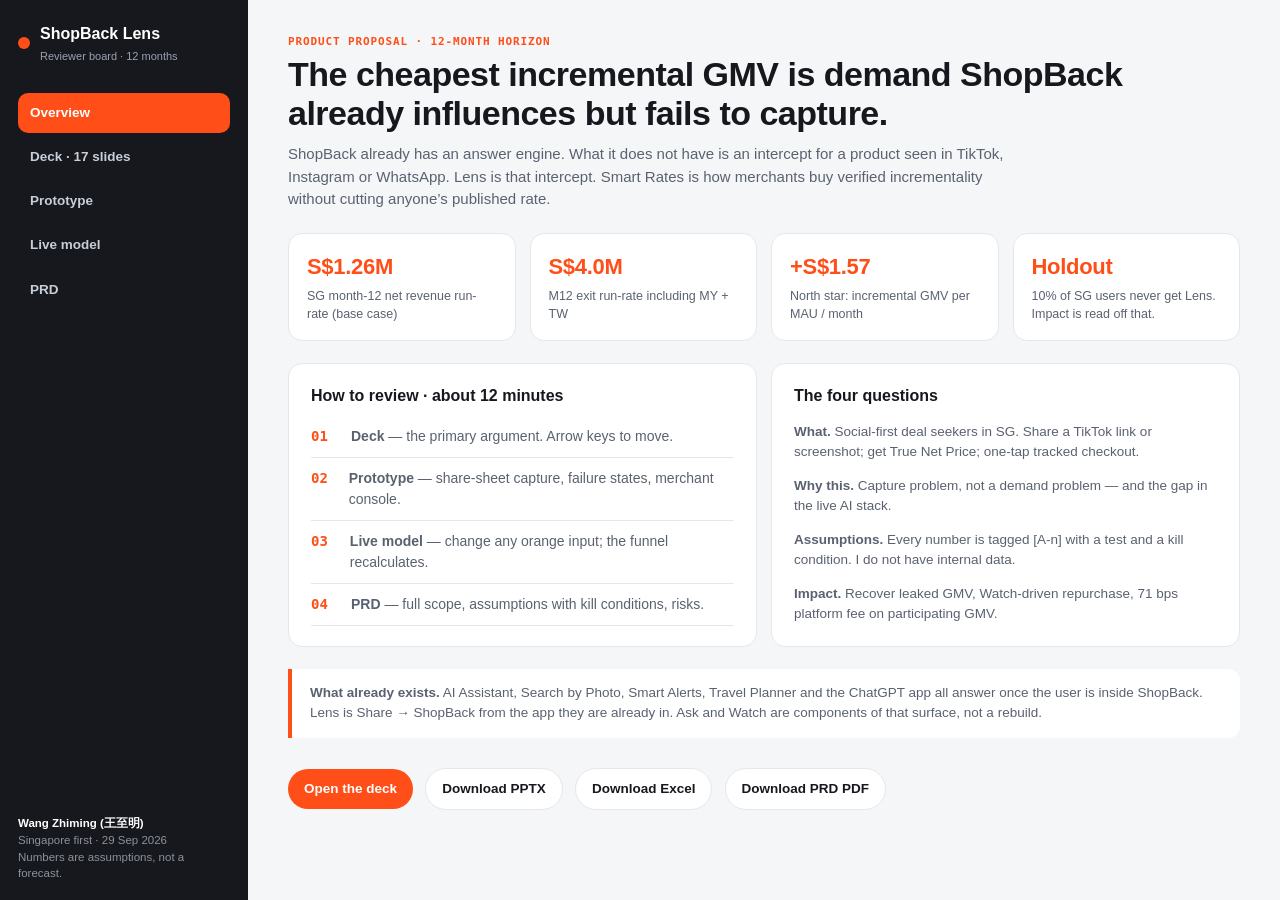
<file: index.html>
<!doctype html>
<html lang="en">
<head>
  <meta charset="utf-8">
  <meta name="viewport" content="width=device-width,initial-scale=1">
  <title>ShopBack Lens — reviewer board</title>
  <meta name="description" content="12-month product proposal for ShopBack. Review the deck, prototype, impact model and PRD in one place.">
  <link rel="icon" href="data:image/svg+xml,<svg xmlns='http://www.w3.org/2000/svg' viewBox='0 0 64 64'><rect fill='%23FF4E17' width='64' height='64' rx='14'/></svg>">
  <link rel="stylesheet" href="styles.css">
</head>
<body>
  <aside class="rail">
    <div class="brand">
      <span class="dot"></span>
      <div>ShopBack Lens<br><small>Reviewer board · 12 months</small></div>
    </div>
    <nav class="nav">
      <a href="#overview" data-page="overview" class="active">Overview</a>
      <a href="#deck" data-page="deck">Deck · 17 slides</a>
      <a href="#prototype" data-page="prototype">Prototype</a>
      <a href="#model" data-page="model">Live model</a>
      <a href="#prd" data-page="prd">PRD</a>
    </nav>
    <div class="rail-foot">
      <b>Wang Zhiming (王至明)</b><br>
      Singapore first · 29 Sep 2026<br>
      Numbers are assumptions, not a forecast.
    </div>
  </aside>

  <main class="main">
    <section id="overview" class="page on">
      <div class="kicker">Product proposal · 12-month horizon</div>
      <h1>The cheapest incremental GMV is demand ShopBack already influences but fails to capture.</h1>
      <p class="lede">ShopBack already has an answer engine. What it does not have is an intercept for a product seen in TikTok, Instagram or WhatsApp. Lens is that intercept. Smart Rates is how merchants buy verified incrementality without cutting anyone’s published rate.</p>
      <div class="row" style="margin-bottom:22px">
        <div class="stat"><b>S$1.26M</b><span>SG month-12 net revenue run-rate (base case)</span></div>
        <div class="stat"><b>S$4.0M</b><span>M12 exit run-rate including MY + TW</span></div>
        <div class="stat"><b>+S$1.57</b><span>North star: incremental GMV per MAU / month</span></div>
        <div class="stat"><b>Holdout</b><span>10% of SG users never get Lens. Impact is read off that.</span></div>
      </div>
      <div class="grid-2" style="margin-bottom:22px">
        <div class="card">
          <h3>How to review · about 12 minutes</h3>
          <ol class="path">
            <li><span class="n">01</span><span><b>Deck</b> — the primary argument. Arrow keys to move.</span></li>
            <li><span class="n">02</span><span><b>Prototype</b> — share-sheet capture, failure states, merchant console.</span></li>
            <li><span class="n">03</span><span><b>Live model</b> — change any orange input; the funnel recalculates.</span></li>
            <li><span class="n">04</span><span><b>PRD</b> — full scope, assumptions with kill conditions, risks.</span></li>
          </ol>
        </div>
        <div class="card">
          <h3>The four questions</h3>
          <p><b>What.</b> Social-first deal seekers in SG. Share a TikTok link or screenshot; get True Net Price; one-tap tracked checkout.</p>
          <p><b>Why this.</b> Capture problem, not a demand problem — and the gap in the live AI stack.</p>
          <p><b>Assumptions.</b> Every number is tagged [A-n] with a test and a kill condition. I do not have internal data.</p>
          <p style="margin-bottom:0"><b>Impact.</b> Recover leaked GMV, Watch-driven repurchase, 71 bps platform fee on participating GMV.</p>
        </div>
      </div>
      <div class="note" style="margin-bottom:22px">
        <b>What already exists.</b> AI Assistant, Search by Photo, Smart Alerts, Travel Planner and the ChatGPT app all answer once the user is inside ShopBack. Lens is Share → ShopBack from the app they are already in. Ask and Watch are components of that surface, not a rebuild.
      </div>
      <div class="downloads">
        <a class="btn" href="#deck">Open the deck</a>
        <a class="btn ghost" href="files/02_ShopBack_Lens_Deck.pptx">Download PPTX</a>
        <a class="btn ghost" href="files/03_Impact_Model.xlsx">Download Excel</a>
        <a class="btn ghost" href="files/01_PRD_ShopBack_Lens.pdf">Download PRD PDF</a>
      </div>
    </section>

    <section id="deck" class="page deck-wrap">
      <div class="kicker">Primary submission</div>
      <h1 style="font-size:26px">17-slide deck</h1>
      <p class="lede">Use ← → or the buttons. This is the same argument as the PPTX, rebuilt for the browser so you do not have to download anything.</p>
      <div class="stage-wrap">
        <div id="stage" class="stage dark"></div>
        <div class="deck-bar">
          <button type="button" id="prev">← Prev</button>
          <button type="button" id="next">Next →</button>
          <span id="counter">01 / 17</span>
          <span id="slide-title"></span>
          <div class="dots" id="dots"></div>
        </div>
      </div>
    </section>

    <section id="prototype" class="page" style="max-width:none">
      <div class="kicker">Working file</div>
      <h1 style="font-size:26px">Clickable prototype · 12 frames</h1>
      <p class="lede">Click a frame, then use arrow keys inside the prototype. Happy path, low-confidence, “already the best price”, Watch alert, and the merchant console are all here.</p>
      <div class="proto-frame">
        <iframe src="prototype.html" title="ShopBack Lens prototype"></iframe>
      </div>
    </section>

    <section id="model" class="page">
      <div class="kicker">Impact model · live</div>
      <h1 style="font-size:26px">Change an assumption. Watch the business case move.</h1>
      <p class="lede">Orange cells are inputs. Everything else is arithmetic. This is the same model as the spreadsheet — including retention lift, so totals match the deck at S$1.26M base.</p>
      <div class="grid-2">
        <div class="card">
          <h3>Assumptions</h3>
          <div class="grid-2" id="inputs"></div>
          <p style="margin:14px 0 0;font-size:12.5px">Kill conditions live in the PRD. A-1 below 30%, A-4 below 55%, or A-8 below 25% stops the project.</p>
        </div>
        <div class="card">
          <h3>Singapore, month-12 run-rate</h3>
          <ul class="funnel" id="funnel"></ul>
          <div style="margin-top:16px" class="grid-2">
            <div><div class="big" id="rev"></div><span>Combined SG net revenue</span></div>
            <div><div class="big" id="exit"></div><span>M12 exit incl. MY+TW</span></div>
          </div>
          <p style="margin:12px 0 0;font-size:12.5px" id="year1"></p>
        </div>
      </div>
      <div class="grid-3" style="margin-top:14px" id="scenarios"></div>
    </section>

    <section id="prd" class="page">
      <div class="kicker">Appendix</div>
      <h1 style="font-size:26px">PRD</h1>
      <p class="lede">Full argument, scope, economics, assumptions with kill conditions, roadmap and risks. Also available as a PDF download.</p>
      <article class="prd" id="prd-body"></article>
    </section>
  </main>
  <script src="slides.js"></script>
  <script src="prd.js"></script>
  <script src="app.js"></script>
</body>
</html>
</file>
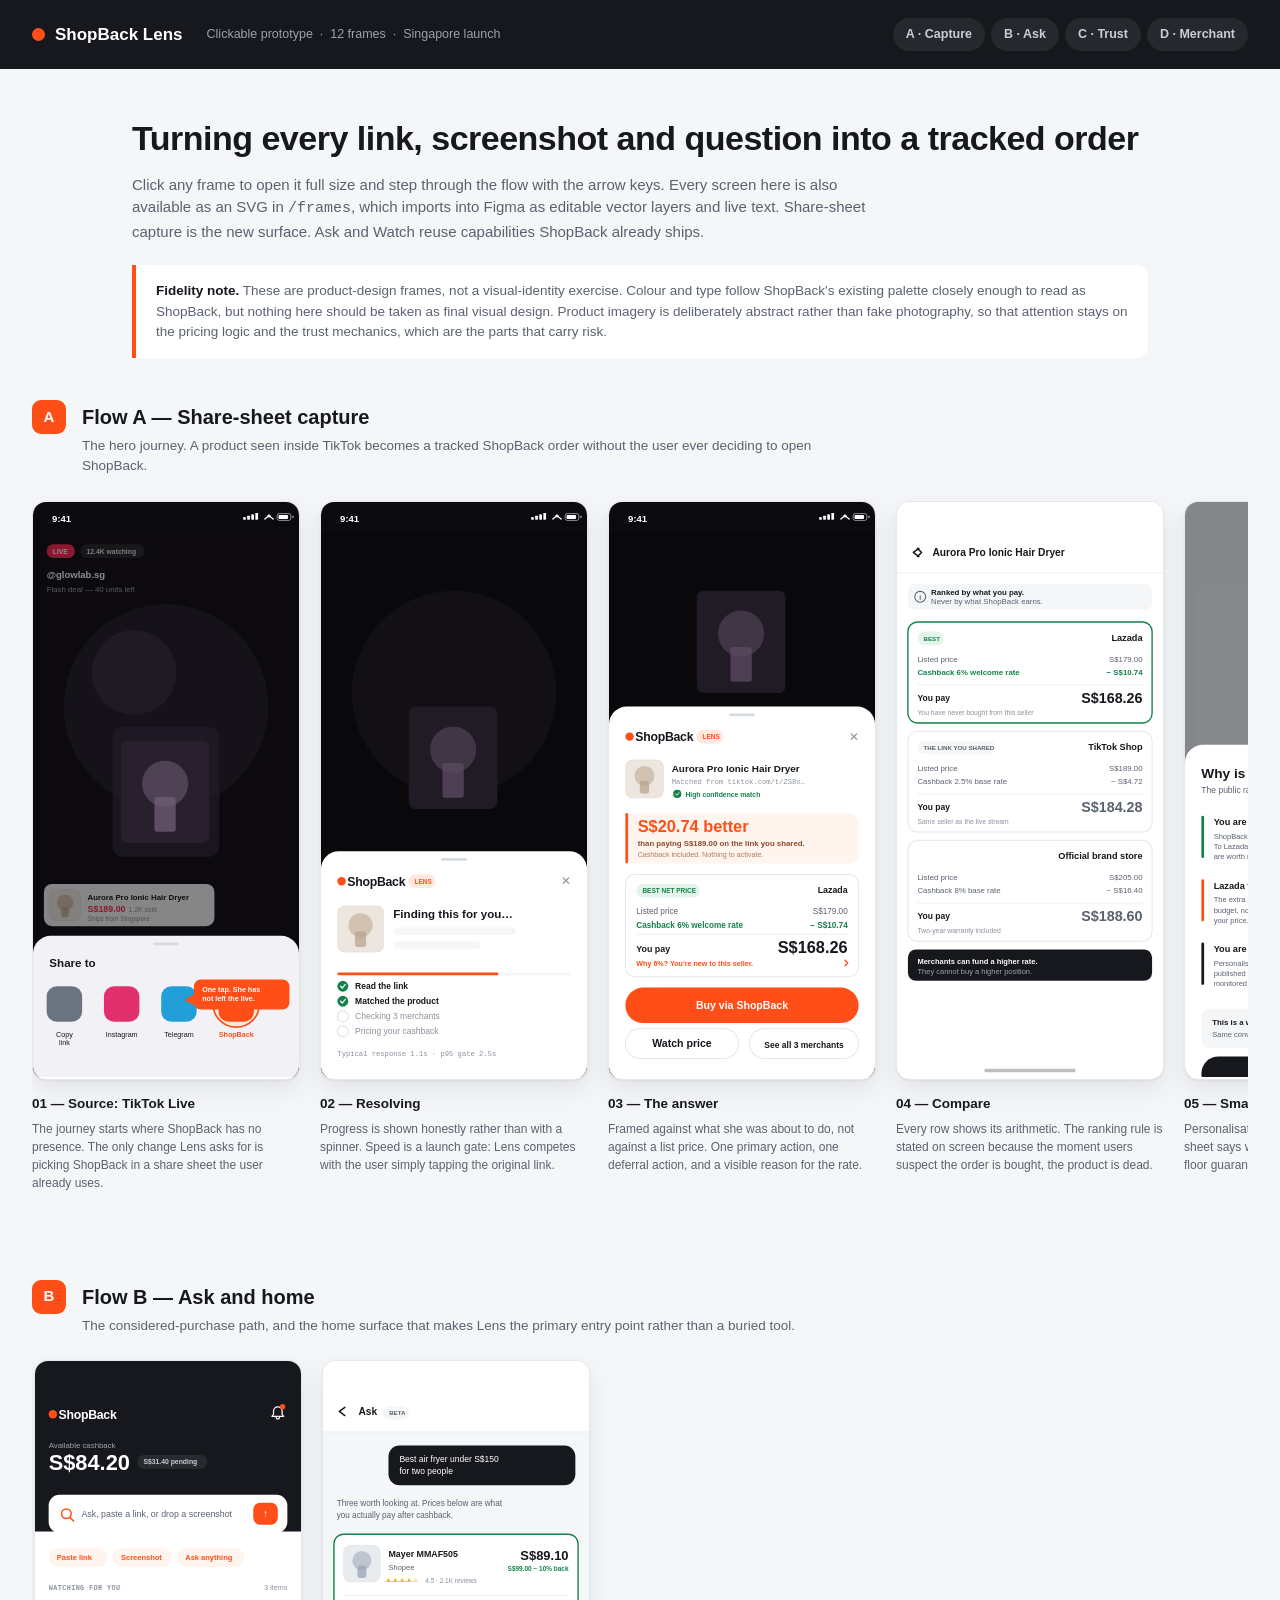
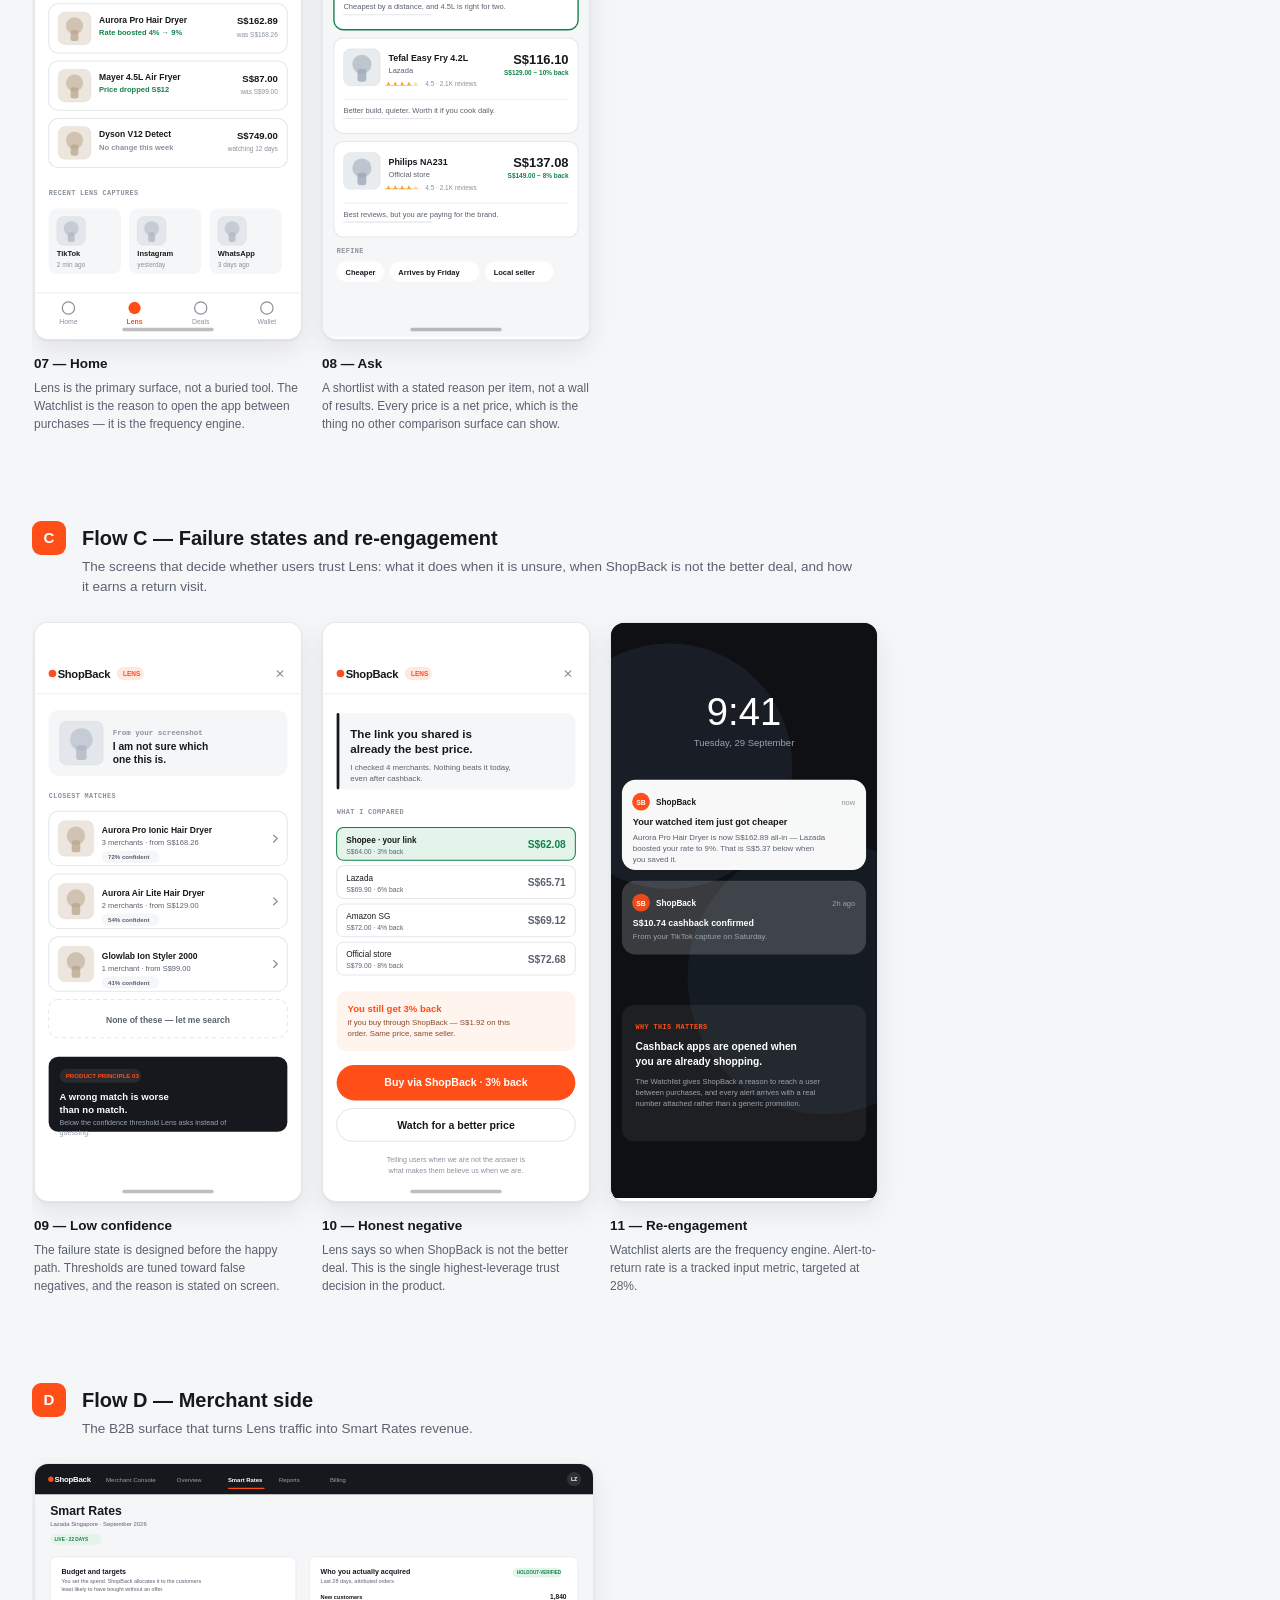
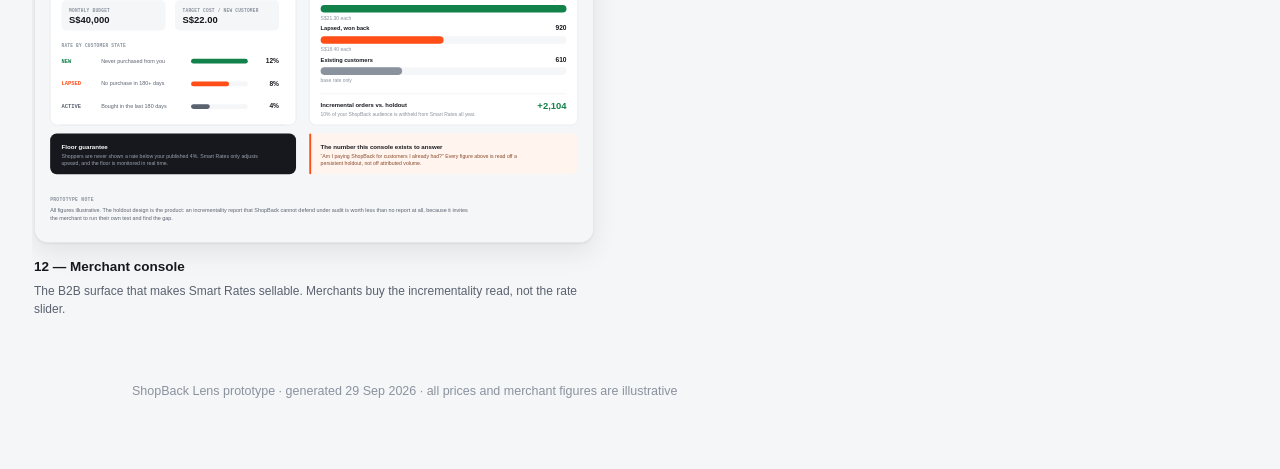
<file: prototype.html>
<!doctype html>
<html lang="en">
<head>
<meta charset="utf-8">
<meta name="viewport" content="width=device-width,initial-scale=1">
<title>ShopBack Lens — prototype</title>
<style>
  :root {
    --orange:#FF4E17; --ink:#16181D; --ink2:#22252C; --slate:#5A6270;
    --slate-l:#8A929E; --mist:#F5F6F8; --line:#E4E7EC; --white:#fff;
  }
  * { box-sizing:border-box; }
  body {
    margin:0; background:var(--mist); color:var(--ink);
    font:15px/1.5 Inter,"Segoe UI",Roboto,Helvetica,Arial,sans-serif;
    -webkit-font-smoothing:antialiased;
  }
  a { color:var(--orange); }
  .topbar {
    position:sticky; top:0; z-index:40; background:var(--ink); color:#fff;
    padding:18px 32px; display:flex; align-items:center; gap:24px; flex-wrap:wrap;
  }
  .brand { display:flex; align-items:center; gap:10px; font-weight:800; font-size:17px; }
  .dot { width:13px; height:13px; border-radius:50%; background:var(--orange); }
  .topbar .sub { color:#9AA2B0; font-size:12.5px; font-weight:500; }
  .navs { margin-left:auto; display:flex; gap:6px; flex-wrap:wrap; }
  .navs a {
    color:#C8CED8; text-decoration:none; font-size:12.5px; font-weight:600;
    padding:7px 13px; border-radius:99px; background:#ffffff12;
  }
  .navs a:hover { background:var(--orange); color:#fff; }

  .intro { max-width:1080px; margin:0 auto; padding:44px 32px 8px; }
  .intro h1 { font-size:34px; margin:0 0 10px; letter-spacing:-.5px; }
  .intro p { color:var(--slate); max-width:760px; margin:0 0 12px; }
  .note {
    background:#fff; border-left:4px solid var(--orange); border-radius:0 12px 12px 0;
    padding:16px 20px; margin:22px 0 0; font-size:13.5px; color:var(--slate);
  }
  .note b { color:var(--ink); }

  .flow { max-width:1720px; margin:0 auto; padding:34px 32px; }
  .flow-head { display:flex; gap:16px; align-items:flex-start; margin-bottom:18px; }
  .flow-key {
    background:var(--orange); color:#fff; font-weight:800; font-size:15px;
    width:34px; height:34px; border-radius:9px; display:grid; place-items:center; flex:none;
  }
  .flow-head h2 { margin:2px 0 4px; font-size:20px; }
  .flow-head p { margin:0; color:var(--slate); font-size:13.5px; max-width:780px; }

  .rail { display:flex; gap:20px; overflow-x:auto; padding:6px 2px 20px; scroll-snap-type:x proximity; }
  .frame {
    margin:0; flex:none; width:268px; scroll-snap-align:start; cursor:pointer;
    border-radius:14px; outline:none; transition:transform .12s ease;
  }
  .frame.wide { width:560px; }
  .frame:hover, .frame:focus-visible { transform:translateY(-3px); }
  .shot {
    background:#fff; border-radius:14px; overflow:hidden;
    box-shadow:0 1px 2px #0000000f, 0 10px 26px #00000014; border:1px solid var(--line);
  }
  .frame:hover .shot, .frame:focus-visible .shot { border-color:var(--orange); }
  .shot svg { display:block; width:100%; height:auto; }
  figcaption h4 { margin:14px 0 5px; font-size:13.5px; }
  figcaption p { margin:0; font-size:12px; color:var(--slate); line-height:1.5; }

  dialog {
    border:none; padding:0; background:transparent; max-width:96vw; max-height:96vh;
  }
  dialog::backdrop { background:#0B0D11EE; }
  .viewer { display:flex; gap:28px; align-items:flex-start; color:#fff; }
  .viewer .stage {
    background:#fff; border-radius:18px; overflow:hidden; box-shadow:0 30px 70px #00000066;
  }
  .viewer .stage svg { display:block; height:min(86vh,860px); width:auto; }
  .viewer .side { width:320px; padding-top:8px; }
  .viewer .side .k {
    font:700 11px/1 ui-monospace,Consolas,monospace; color:var(--orange);
    letter-spacing:.08em; text-transform:uppercase;
  }
  .viewer .side h3 { margin:12px 0 10px; font-size:22px; line-height:1.25; }
  .viewer .side p { color:#B8BEC8; font-size:13.5px; line-height:1.6; }
  .ctrls { display:flex; gap:10px; margin-top:22px; }
  .ctrls button {
    font:600 13px/1 inherit; padding:11px 18px; border-radius:99px; border:1px solid #ffffff2e;
    background:#ffffff12; color:#fff; cursor:pointer;
  }
  .ctrls button.primary { background:var(--orange); border-color:var(--orange); }
  .ctrls button:disabled { opacity:.32; cursor:default; }
  .hint { margin-top:16px; font:500 11.5px/1.6 ui-monospace,Consolas,monospace; color:#6E7684; }
  .count { font:700 12px/1 ui-monospace,Consolas,monospace; color:#6E7684; margin-top:20px; }
  footer { max-width:1080px; margin:0 auto; padding:10px 32px 70px; color:var(--slate-l); font-size:12.5px; }
  @media (max-width:900px) { .viewer { flex-direction:column; } .viewer .side { width:auto; } }
</style>
</head>
<body>

<div class="topbar">
  <span class="brand"><span class="dot"></span>ShopBack Lens</span>
  <span class="sub">Clickable prototype &nbsp;·&nbsp; 12 frames &nbsp;·&nbsp; Singapore launch</span>
  <nav class="navs">
    <a href="#flow-A">A · Capture</a><a href="#flow-B">B · Ask</a>
    <a href="#flow-C">C · Trust</a><a href="#flow-D">D · Merchant</a>
  </nav>
</div>

<div class="intro">
  <h1>Turning every link, screenshot and question into a tracked order</h1>
  <p>Click any frame to open it full size and step through the flow with the arrow keys. Every screen here
     is also available as an SVG in <code>/frames</code>, which imports into Figma as editable vector layers
     and live text. Share-sheet capture is the new surface. Ask and Watch reuse capabilities ShopBack already ships.</p>
  <div class="note">
    <b>Fidelity note.</b> These are product-design frames, not a visual-identity exercise. Colour and type
    follow ShopBack's existing palette closely enough to read as ShopBack, but nothing here should be taken
    as final visual design. Product imagery is deliberately abstract rather than fake photography, so that
    attention stays on the pricing logic and the trust mechanics, which are the parts that carry risk.
  </div>
</div>


  <section class="flow" id="flow-A">
    <header class="flow-head">
      <span class="flow-key">A</span>
      <div>
        <h2>Flow A — Share-sheet capture</h2>
        <p>The hero journey. A product seen inside TikTok becomes a tracked ShopBack order without the user ever deciding to open ShopBack.</p>
      </div>
    </header>
    <div class="rail">
      <figure class="frame" data-idx="0" tabindex="0">
        <div class="shot" style="aspect-ratio:390/844"><svg preserveAspectRatio="xMidYMin meet" xmlns="http://www.w3.org/2000/svg" width="390" height="844" viewBox="0 0 390 844" fill="none"><defs><clipPath id="01-source-tiktok-clip1"><rect x="128.7" y="350.0" width="130.0" height="150.0" rx="10" ry="10"/></clipPath><clipPath id="01-source-tiktok-clip2"><rect x="24.0" y="568.0" width="46.0" height="46.0" rx="10" ry="10"/></clipPath></defs><rect x="0.0" y="0.0" width="390.0" height="844.0" fill="#0B0B0F"/><text x="28.0" y="30.0" font-family="Inter, 'Segoe UI', Roboto, Helvetica, Arial, sans-serif" font-size="14" font-weight="700" fill="#FFFFFF">9:41</text><rect x="308.0" y="22.0" width="4.0" height="4.0" rx="1" ry="1" fill="#FFFFFF"/><rect x="314.0" y="20.0" width="4.0" height="6.0" rx="1" ry="1" fill="#FFFFFF"/><rect x="320.0" y="18.0" width="4.0" height="8.0" rx="1" ry="1" fill="#FFFFFF"/><rect x="326.0" y="16.0" width="4.0" height="10.0" rx="1" ry="1" fill="#FFFFFF"/><path d="M340 25 q6 -7 12 0" fill="none" stroke="#FFFFFF" stroke-width="2" stroke-linecap="round" stroke-linejoin="round"/><path d="M344 21 q2 -3 4 0" fill="none" stroke="#FFFFFF" stroke-width="2" stroke-linecap="round" stroke-linejoin="round"/><rect x="358.0" y="17.0" width="20.0" height="10.0" rx="3" ry="3" fill="none" stroke="#FFFFFF" stroke-width="1.4" opacity="0.55"/><rect x="360.0" y="19.0" width="14.0" height="6.0" rx="1.5" ry="1.5" fill="#FFFFFF"/><rect x="380.0" y="20.0" width="2.0" height="4.0" rx="1" ry="1" fill="#FFFFFF" opacity="0.55"/><rect x="128.0" y="831.0" width="134.0" height="5.0" rx="2.5" ry="2.5" fill="#FFFFFF" opacity="0.28"/><rect x="0.0" y="44.0" width="390.0" height="800.0" fill="#15131A"/><circle cx="195.0" cy="300.0" r="150.0" fill="#2A2331" opacity="0.9"/><circle cx="148.2" cy="250.0" r="62.0" fill="#3A2F44"/><rect x="117.0" y="330.0" width="156.0" height="190.0" rx="14" ry="14" fill="#3A2F44" opacity="0.75"/><rect x="128.7" y="350.0" width="130.0" height="150.0" rx="10" ry="10" fill="#4A3B52"/><circle cx="193.7" cy="413.0" r="33.8" fill="#C9A9D6" opacity="0.55"/><rect x="178.1" y="432.5" width="31.2" height="51.0" rx="4" ry="4" fill="#C9A9D6" opacity="0.75" clip-path="url(#01-source-tiktok-clip1)"/><rect x="128.7" y="350.0" width="130.0" height="150.0" rx="10" ry="10" fill="none" stroke="#00000010" stroke-width="1"/><rect x="20.0" y="62.0" width="41.4" height="20.0" rx="10.0" ry="10.0" fill="#FE2C55"/><text x="29.0" y="75.6" font-family="Inter, 'Segoe UI', Roboto, Helvetica, Arial, sans-serif" font-size="10" font-weight="800" fill="#FFFFFF">LIVE</text><rect x="69.4" y="62.0" width="94.3" height="20.0" rx="10.0" ry="10.0" fill="#FFFFFF18"/><text x="78.4" y="75.6" font-family="Inter, 'Segoe UI', Roboto, Helvetica, Arial, sans-serif" font-size="10" font-weight="600" fill="#FFFFFFDD">12.4K watching</text><text x="20.0" y="112.0" font-family="Inter, 'Segoe UI', Roboto, Helvetica, Arial, sans-serif" font-size="14" font-weight="700" fill="#FFFFFF">@glowlab.sg</text><text x="20.0" y="132.0" font-family="Inter, 'Segoe UI', Roboto, Helvetica, Arial, sans-serif" font-size="11.5" font-weight="500" fill="#FFFFFF99">Flash deal — 40 units left</text><rect x="16.0" y="560.0" width="250.0" height="62.0" rx="12" ry="12" fill="#FFFFFFF2"/><rect x="24.0" y="568.0" width="46.0" height="46.0" rx="10" ry="10" fill="#EDE6DE"/><circle cx="47.0" cy="587.3" r="12.0" fill="#B9A48C" opacity="0.55"/><rect x="41.5" y="593.3" width="11.0" height="15.6" rx="4" ry="4" fill="#B9A48C" opacity="0.75" clip-path="url(#01-source-tiktok-clip2)"/><rect x="24.0" y="568.0" width="46.0" height="46.0" rx="10" ry="10" fill="none" stroke="#00000010" stroke-width="1"/><text x="80.0" y="583.0" font-family="Inter, 'Segoe UI', Roboto, Helvetica, Arial, sans-serif" font-size="11.5" font-weight="700" fill="#16181D">Aurora Pro Ionic Hair Dryer</text><text x="80.0" y="601.0" font-family="Inter, 'Segoe UI', Roboto, Helvetica, Arial, sans-serif" font-size="13" font-weight="800" fill="#FE2C55">S$189.00</text><text x="140.0" y="601.0" font-family="Inter, 'Segoe UI', Roboto, Helvetica, Arial, sans-serif" font-size="10" font-weight="500" fill="#8A929E">1.2K sold</text><text x="80.0" y="615.0" font-family="Inter, 'Segoe UI', Roboto, Helvetica, Arial, sans-serif" font-size="9.5" font-weight="500" fill="#8A929E">Ships from Singapore</text><rect x="0.0" y="44.0" width="390.0" height="800.0" fill="#000000" opacity="0.45"/><rect x="0.0" y="636.0" width="390.0" height="208.0" rx="26" ry="26" fill="#F2F2F6"/><rect x="0.0" y="662.0" width="390.0" height="182.0" fill="#F2F2F6"/><rect x="176.0" y="646.0" width="38.0" height="4.0" rx="2" ry="2" fill="#D6DAE1"/><text x="24.0" y="682.0" font-family="Inter, 'Segoe UI', Roboto, Helvetica, Arial, sans-serif" font-size="17" font-weight="800" fill="#16181D">Share to</text><rect x="20.0" y="710.0" width="52.0" height="52.0" rx="15" ry="15" fill="#6B7280"/><text x="46.0" y="784.0" font-family="Inter, 'Segoe UI', Roboto, Helvetica, Arial, sans-serif" font-size="10.5" font-weight="500" fill="#16181D" text-anchor="middle">Copy</text><text x="46.0" y="796.0" font-family="Inter, 'Segoe UI', Roboto, Helvetica, Arial, sans-serif" font-size="10.5" font-weight="500" fill="#16181D" text-anchor="middle">link</text><rect x="104.0" y="710.0" width="52.0" height="52.0" rx="15" ry="15" fill="#E1306C"/><text x="130.0" y="784.0" font-family="Inter, 'Segoe UI', Roboto, Helvetica, Arial, sans-serif" font-size="10.5" font-weight="500" fill="#16181D" text-anchor="middle">Instagram</text><rect x="188.0" y="710.0" width="52.0" height="52.0" rx="15" ry="15" fill="#229ED9"/><text x="214.0" y="784.0" font-family="Inter, 'Segoe UI', Roboto, Helvetica, Arial, sans-serif" font-size="10.5" font-weight="500" fill="#16181D" text-anchor="middle">Telegram</text><circle cx="298.0" cy="736.0" r="34.0" fill="#FFE8DE"/><circle cx="298.0" cy="736.0" r="34.0" fill="none" stroke="#FF4E17" stroke-width="2.5"/><rect x="272.0" y="710.0" width="52.0" height="52.0" rx="15" ry="15" fill="#FF4E17"/><circle cx="290.0" cy="736.0" r="6.5" fill="#FFFFFF"/><text x="300.0" y="741.0" font-family="Inter, 'Segoe UI', Roboto, Helvetica, Arial, sans-serif" font-size="14" font-weight="800" fill="#FFFFFF">SB</text><text x="298.0" y="784.0" font-family="Inter, 'Segoe UI', Roboto, Helvetica, Arial, sans-serif" font-size="10.5" font-weight="700" fill="#FF4E17" text-anchor="middle">ShopBack</text><rect x="236.0" y="700.0" width="140.0" height="44.0" rx="10" ry="10" fill="#FF4E17"/><path d="M236 722 L222 730 L236 738 Z" fill="#FF4E17"/><text x="248.0" y="718.0" font-family="Inter, 'Segoe UI', Roboto, Helvetica, Arial, sans-serif" font-size="10.5" font-weight="700" fill="#FFFFFF">One tap. She has</text><text x="248.0" y="732.0" font-family="Inter, 'Segoe UI', Roboto, Helvetica, Arial, sans-serif" font-size="10.5" font-weight="700" fill="#FFFFFF">not left the live.</text></svg></div>
        <figcaption>
          <h4>01 — Source: TikTok Live</h4>
          <p>The journey starts where ShopBack has no presence. The only change Lens asks for is picking ShopBack in a share sheet the user already uses.</p>
        </figcaption>
      </figure>
      <figure class="frame" data-idx="1" tabindex="0">
        <div class="shot" style="aspect-ratio:390/844"><svg preserveAspectRatio="xMidYMin meet" xmlns="http://www.w3.org/2000/svg" width="390" height="844" viewBox="0 0 390 844" fill="none"><defs><clipPath id="02-resolving-clip1"><rect x="128.7" y="300.0" width="130.0" height="150.0" rx="10" ry="10"/></clipPath><clipPath id="02-resolving-clip2"><rect x="24.0" y="592.0" width="68.0" height="68.0" rx="10" ry="10"/></clipPath></defs><rect x="0.0" y="0.0" width="390.0" height="844.0" fill="#0B0B0F"/><text x="28.0" y="30.0" font-family="Inter, 'Segoe UI', Roboto, Helvetica, Arial, sans-serif" font-size="14" font-weight="700" fill="#FFFFFF">9:41</text><rect x="308.0" y="22.0" width="4.0" height="4.0" rx="1" ry="1" fill="#FFFFFF"/><rect x="314.0" y="20.0" width="4.0" height="6.0" rx="1" ry="1" fill="#FFFFFF"/><rect x="320.0" y="18.0" width="4.0" height="8.0" rx="1" ry="1" fill="#FFFFFF"/><rect x="326.0" y="16.0" width="4.0" height="10.0" rx="1" ry="1" fill="#FFFFFF"/><path d="M340 25 q6 -7 12 0" fill="none" stroke="#FFFFFF" stroke-width="2" stroke-linecap="round" stroke-linejoin="round"/><path d="M344 21 q2 -3 4 0" fill="none" stroke="#FFFFFF" stroke-width="2" stroke-linecap="round" stroke-linejoin="round"/><rect x="358.0" y="17.0" width="20.0" height="10.0" rx="3" ry="3" fill="none" stroke="#FFFFFF" stroke-width="1.4" opacity="0.55"/><rect x="360.0" y="19.0" width="14.0" height="6.0" rx="1.5" ry="1.5" fill="#FFFFFF"/><rect x="380.0" y="20.0" width="2.0" height="4.0" rx="1" ry="1" fill="#FFFFFF" opacity="0.55"/><rect x="128.0" y="831.0" width="134.0" height="5.0" rx="2.5" ry="2.5" fill="#FFFFFF" opacity="0.28"/><rect x="0.0" y="44.0" width="390.0" height="800.0" fill="#15131A"/><circle cx="195.0" cy="280.0" r="150.0" fill="#2A2331" opacity="0.9"/><rect x="128.7" y="300.0" width="130.0" height="150.0" rx="10" ry="10" fill="#4A3B52"/><circle cx="193.7" cy="363.0" r="33.8" fill="#C9A9D6" opacity="0.55"/><rect x="178.1" y="382.5" width="31.2" height="51.0" rx="4" ry="4" fill="#C9A9D6" opacity="0.75" clip-path="url(#02-resolving-clip1)"/><rect x="128.7" y="300.0" width="130.0" height="150.0" rx="10" ry="10" fill="none" stroke="#00000010" stroke-width="1"/><rect x="0.0" y="44.0" width="390.0" height="800.0" fill="#000000" opacity="0.55"/><rect x="0.0" y="512.0" width="390.0" height="332.0" rx="26" ry="26" fill="#FFFFFF"/><rect x="0.0" y="538.0" width="390.0" height="306.0" fill="#FFFFFF"/><rect x="176.0" y="522.0" width="38.0" height="4.0" rx="2" ry="2" fill="#D6DAE1"/><circle cx="30.2" cy="556.0" r="6.2" fill="#FF4E17"/><text x="38.5" y="562.6" font-family="Inter, 'Segoe UI', Roboto, Helvetica, Arial, sans-serif" font-size="18.04" font-weight="800" fill="#16181D" letter-spacing="-0.4">ShopBack</text><rect x="128.0" y="546.0" width="39.5" height="20.0" rx="10.0" ry="10.0" fill="#FFE8DE"/><text x="137.0" y="559.4" font-family="Inter, 'Segoe UI', Roboto, Helvetica, Arial, sans-serif" font-size="9.5" font-weight="700" fill="#FF4E17">LENS</text><text x="366.0" y="562.0" font-family="Inter, 'Segoe UI', Roboto, Helvetica, Arial, sans-serif" font-size="18" font-weight="400" fill="#8A929E" text-anchor="end">✕</text><rect x="24.0" y="592.0" width="68.0" height="68.0" rx="10" ry="10" fill="#EDE6DE"/><circle cx="58.0" cy="620.6" r="17.7" fill="#B9A48C" opacity="0.55"/><rect x="49.8" y="629.4" width="16.3" height="23.1" rx="4" ry="4" fill="#B9A48C" opacity="0.75" clip-path="url(#02-resolving-clip2)"/><rect x="24.0" y="592.0" width="68.0" height="68.0" rx="10" ry="10" fill="none" stroke="#00000010" stroke-width="1"/><text x="106.0" y="610.0" font-family="Inter, 'Segoe UI', Roboto, Helvetica, Arial, sans-serif" font-size="17" font-weight="800" fill="#16181D">Finding this for you…</text><rect x="106.0" y="624.0" width="180.0" height="11.0" rx="5.5" ry="5.5" fill="#F5F6F8"/><rect x="106.0" y="644.0" width="128.0" height="11.0" rx="5.5" ry="5.5" fill="#F5F6F8"/><rect x="24.0" y="690.0" width="342.0" height="4.0" rx="2" ry="2" fill="#F5F6F8"/><rect x="24.0" y="690.0" width="236.0" height="4.0" rx="2" ry="2" fill="#FF4E17"/><circle cx="32.0" cy="710.0" r="8.0" fill="#12824A"/><path d="M28.64 710 L31.2 712.56 L35.6 707.36" fill="none" stroke="#FFFFFF" stroke-width="1.76" stroke-linecap="round" stroke-linejoin="round"/><text x="50.0" y="714.0" font-family="Inter, 'Segoe UI', Roboto, Helvetica, Arial, sans-serif" font-size="12.5" font-weight="600" fill="#16181D">Read the link</text><circle cx="32.0" cy="732.0" r="8.0" fill="#12824A"/><path d="M28.64 732 L31.2 734.56 L35.6 729.36" fill="none" stroke="#FFFFFF" stroke-width="1.76" stroke-linecap="round" stroke-linejoin="round"/><text x="50.0" y="736.0" font-family="Inter, 'Segoe UI', Roboto, Helvetica, Arial, sans-serif" font-size="12.5" font-weight="600" fill="#16181D">Matched the product</text><circle cx="32.0" cy="754.0" r="8.0" fill="none" stroke="#E4E7EC" stroke-width="2"/><text x="50.0" y="758.0" font-family="Inter, 'Segoe UI', Roboto, Helvetica, Arial, sans-serif" font-size="12.5" font-weight="500" fill="#8A929E">Checking 3 merchants</text><circle cx="32.0" cy="776.0" r="8.0" fill="none" stroke="#E4E7EC" stroke-width="2"/><text x="50.0" y="780.0" font-family="Inter, 'Segoe UI', Roboto, Helvetica, Arial, sans-serif" font-size="12.5" font-weight="500" fill="#8A929E">Pricing your cashback</text><text x="24.0" y="812.0" font-family="'SF Mono', Consolas, 'Roboto Mono', monospace" font-size="10.5" font-weight="500" fill="#8A929E">Typical response 1.1s  ·  p95 gate 2.5s</text></svg></div>
        <figcaption>
          <h4>02 — Resolving</h4>
          <p>Progress is shown honestly rather than with a spinner. Speed is a launch gate: Lens competes with the user simply tapping the original link.</p>
        </figcaption>
      </figure>
      <figure class="frame" data-idx="2" tabindex="0">
        <div class="shot" style="aspect-ratio:390/844"><svg preserveAspectRatio="xMidYMin meet" xmlns="http://www.w3.org/2000/svg" width="390" height="844" viewBox="0 0 390 844" fill="none"><defs><clipPath id="03-result-clip1"><rect x="128.7" y="130.0" width="130.0" height="150.0" rx="10" ry="10"/></clipPath><clipPath id="03-result-clip2"><rect x="24.0" y="378.0" width="56.0" height="56.0" rx="10" ry="10"/></clipPath></defs><rect x="0.0" y="0.0" width="390.0" height="844.0" fill="#0B0B0F"/><text x="28.0" y="30.0" font-family="Inter, 'Segoe UI', Roboto, Helvetica, Arial, sans-serif" font-size="14" font-weight="700" fill="#FFFFFF">9:41</text><rect x="308.0" y="22.0" width="4.0" height="4.0" rx="1" ry="1" fill="#FFFFFF"/><rect x="314.0" y="20.0" width="4.0" height="6.0" rx="1" ry="1" fill="#FFFFFF"/><rect x="320.0" y="18.0" width="4.0" height="8.0" rx="1" ry="1" fill="#FFFFFF"/><rect x="326.0" y="16.0" width="4.0" height="10.0" rx="1" ry="1" fill="#FFFFFF"/><path d="M340 25 q6 -7 12 0" fill="none" stroke="#FFFFFF" stroke-width="2" stroke-linecap="round" stroke-linejoin="round"/><path d="M344 21 q2 -3 4 0" fill="none" stroke="#FFFFFF" stroke-width="2" stroke-linecap="round" stroke-linejoin="round"/><rect x="358.0" y="17.0" width="20.0" height="10.0" rx="3" ry="3" fill="none" stroke="#FFFFFF" stroke-width="1.4" opacity="0.55"/><rect x="360.0" y="19.0" width="14.0" height="6.0" rx="1.5" ry="1.5" fill="#FFFFFF"/><rect x="380.0" y="20.0" width="2.0" height="4.0" rx="1" ry="1" fill="#FFFFFF" opacity="0.55"/><rect x="128.0" y="831.0" width="134.0" height="5.0" rx="2.5" ry="2.5" fill="#FFFFFF" opacity="0.28"/><rect x="0.0" y="44.0" width="390.0" height="800.0" fill="#15131A"/><rect x="128.7" y="130.0" width="130.0" height="150.0" rx="10" ry="10" fill="#4A3B52"/><circle cx="193.7" cy="193.0" r="33.8" fill="#C9A9D6" opacity="0.55"/><rect x="178.1" y="212.5" width="31.2" height="51.0" rx="4" ry="4" fill="#C9A9D6" opacity="0.75" clip-path="url(#03-result-clip1)"/><rect x="128.7" y="130.0" width="130.0" height="150.0" rx="10" ry="10" fill="none" stroke="#00000010" stroke-width="1"/><rect x="0.0" y="44.0" width="390.0" height="800.0" fill="#000000" opacity="0.55"/><rect x="0.0" y="300.0" width="390.0" height="544.0" rx="26" ry="26" fill="#FFFFFF"/><rect x="0.0" y="326.0" width="390.0" height="518.0" fill="#FFFFFF"/><rect x="176.0" y="310.0" width="38.0" height="4.0" rx="2" ry="2" fill="#D6DAE1"/><circle cx="30.2" cy="344.0" r="6.2" fill="#FF4E17"/><text x="38.5" y="350.6" font-family="Inter, 'Segoe UI', Roboto, Helvetica, Arial, sans-serif" font-size="18.04" font-weight="800" fill="#16181D" letter-spacing="-0.4">ShopBack</text><rect x="128.0" y="334.0" width="39.5" height="20.0" rx="10.0" ry="10.0" fill="#FFE8DE"/><text x="137.0" y="347.4" font-family="Inter, 'Segoe UI', Roboto, Helvetica, Arial, sans-serif" font-size="9.5" font-weight="700" fill="#FF4E17">LENS</text><text x="366.0" y="350.0" font-family="Inter, 'Segoe UI', Roboto, Helvetica, Arial, sans-serif" font-size="18" font-weight="400" fill="#8A929E" text-anchor="end">✕</text><rect x="24.0" y="378.0" width="56.0" height="56.0" rx="10" ry="10" fill="#EDE6DE"/><circle cx="52.0" cy="401.5" r="14.6" fill="#B9A48C" opacity="0.55"/><rect x="45.3" y="408.8" width="13.4" height="19.0" rx="4" ry="4" fill="#B9A48C" opacity="0.75" clip-path="url(#03-result-clip2)"/><rect x="24.0" y="378.0" width="56.0" height="56.0" rx="10" ry="10" fill="none" stroke="#00000010" stroke-width="1"/><text x="92.0" y="396.0" font-family="Inter, 'Segoe UI', Roboto, Helvetica, Arial, sans-serif" font-size="14.5" font-weight="700" fill="#16181D">Aurora Pro Ionic Hair Dryer</text><text x="92.0" y="414.0" font-family="'SF Mono', Consolas, 'Roboto Mono', monospace" font-size="10.5" font-weight="500" fill="#8A929E">Matched from tiktok.com/t/ZS8x…</text><circle cx="100.0" cy="428.0" r="6.0" fill="#12824A"/><path d="M97.48 428 L99.4 429.92 L102.7 426.02" fill="none" stroke="#FFFFFF" stroke-width="1.32" stroke-linecap="round" stroke-linejoin="round"/><text x="112.0" y="432.0" font-family="Inter, 'Segoe UI', Roboto, Helvetica, Arial, sans-serif" font-size="10" font-weight="600" fill="#12824A">High confidence match</text><rect x="24.0" y="456.0" width="342.0" height="74.0" rx="14" ry="14" fill="#FFF4EE"/><rect x="24.0" y="456.0" width="4.0" height="74.0" rx="2" ry="2" fill="#FF4E17"/><text x="42.0" y="484.0" font-family="Inter, 'Segoe UI', Roboto, Helvetica, Arial, sans-serif" font-size="24" font-weight="800" fill="#FF4E17">S$20.74 better</text><text x="42.0" y="504.0" font-family="Inter, 'Segoe UI', Roboto, Helvetica, Arial, sans-serif" font-size="11.5" font-weight="600" fill="#8A4A2C">than paying S$189.00 on the link you shared.</text><text x="42.0" y="520.0" font-family="Inter, 'Segoe UI', Roboto, Helvetica, Arial, sans-serif" font-size="10.5" font-weight="500" fill="#B07A5C">Cashback included. Nothing to activate.</text><rect x="24.0" y="546.0" width="342.0" height="150.0" rx="14" ry="14" fill="#FFFFFF" stroke="#E4E7EC" stroke-width="1.5"/><rect x="40.0" y="560.0" width="93.1" height="20.0" rx="10.0" ry="10.0" fill="#E4F4EA"/><text x="49.0" y="573.4" font-family="Inter, 'Segoe UI', Roboto, Helvetica, Arial, sans-serif" font-size="9.5" font-weight="700" fill="#12824A">BEST NET PRICE</text><text x="350.0" y="574.0" font-family="Inter, 'Segoe UI', Roboto, Helvetica, Arial, sans-serif" font-size="13" font-weight="700" fill="#16181D" text-anchor="end">Lazada</text><text x="40.0" y="604.0" font-family="Inter, 'Segoe UI', Roboto, Helvetica, Arial, sans-serif" font-size="12" font-weight="400" fill="#5A6270">Listed price</text><text x="350.0" y="604.0" font-family="Inter, 'Segoe UI', Roboto, Helvetica, Arial, sans-serif" font-size="12" font-weight="400" fill="#5A6270" text-anchor="end">S$179.00</text><text x="40.0" y="624.0" font-family="Inter, 'Segoe UI', Roboto, Helvetica, Arial, sans-serif" font-size="12" font-weight="600" fill="#12824A">Cashback  6% welcome rate</text><text x="350.0" y="624.0" font-family="Inter, 'Segoe UI', Roboto, Helvetica, Arial, sans-serif" font-size="12" font-weight="600" fill="#12824A" text-anchor="end">− S$10.74</text><line x1="40.0" y1="634.0" x2="350.0" y2="634.0" stroke="#E4E7EC" stroke-width="1" stroke-linecap="butt"/><text x="40.0" y="660.0" font-family="Inter, 'Segoe UI', Roboto, Helvetica, Arial, sans-serif" font-size="13" font-weight="700" fill="#16181D">You pay</text><text x="350.0" y="662.0" font-family="Inter, 'Segoe UI', Roboto, Helvetica, Arial, sans-serif" font-size="24" font-weight="800" fill="#16181D" text-anchor="end">S$168.26</text><text x="40.0" y="680.0" font-family="Inter, 'Segoe UI', Roboto, Helvetica, Arial, sans-serif" font-size="10.5" font-weight="600" fill="#FF4E17">Why 6%? You're new to this seller.</text><path d="M346 672 L350 676 L346 680" fill="none" stroke="#FF4E17" stroke-width="2" stroke-linecap="round" stroke-linejoin="round"/><rect x="24.0" y="712.0" width="342.0" height="52.0" rx="26.0" ry="26.0" fill="#FF4E17"/><text x="195.0" y="743.5" font-family="Inter, 'Segoe UI', Roboto, Helvetica, Arial, sans-serif" font-size="15.5" font-weight="700" fill="#FFFFFF" text-anchor="middle">Buy via ShopBack</text><rect x="24.0" y="772.0" width="166.0" height="44.0" rx="22.0" ry="22.0" fill="#FFFFFF" stroke="#E4E7EC" stroke-width="1.5"/><text x="107.0" y="799.5" font-family="Inter, 'Segoe UI', Roboto, Helvetica, Arial, sans-serif" font-size="15.5" font-weight="700" fill="#16181D" text-anchor="middle">Watch price</text><rect x="206.0" y="772.0" width="160.0" height="44.0" rx="22" ry="22" fill="#FFFFFF" stroke="#E4E7EC" stroke-width="1.5"/><text x="286.0" y="800.0" font-family="Inter, 'Segoe UI', Roboto, Helvetica, Arial, sans-serif" font-size="12.5" font-weight="600" fill="#16181D" text-anchor="middle">See all 3 merchants</text></svg></div>
        <figcaption>
          <h4>03 — The answer</h4>
          <p>Framed against what she was about to do, not against a list price. One primary action, one deferral action, and a visible reason for the rate.</p>
        </figcaption>
      </figure>
      <figure class="frame" data-idx="3" tabindex="0">
        <div class="shot" style="aspect-ratio:390/844"><svg preserveAspectRatio="xMidYMin meet" xmlns="http://www.w3.org/2000/svg" width="390" height="844" viewBox="0 0 390 844" fill="none"><rect x="0.0" y="0.0" width="390.0" height="844.0" fill="#FFFFFF"/><text x="28.0" y="30.0" font-family="Inter, 'Segoe UI', Roboto, Helvetica, Arial, sans-serif" font-size="14" font-weight="700" fill="#16181D">9:41</text><rect x="308.0" y="22.0" width="4.0" height="4.0" rx="1" ry="1" fill="#16181D"/><rect x="314.0" y="20.0" width="4.0" height="6.0" rx="1" ry="1" fill="#16181D"/><rect x="320.0" y="18.0" width="4.0" height="8.0" rx="1" ry="1" fill="#16181D"/><rect x="326.0" y="16.0" width="4.0" height="10.0" rx="1" ry="1" fill="#16181D"/><path d="M340 25 q6 -7 12 0" fill="none" stroke="#16181D" stroke-width="2" stroke-linecap="round" stroke-linejoin="round"/><path d="M344 21 q2 -3 4 0" fill="none" stroke="#16181D" stroke-width="2" stroke-linecap="round" stroke-linejoin="round"/><rect x="358.0" y="17.0" width="20.0" height="10.0" rx="3" ry="3" fill="none" stroke="#16181D" stroke-width="1.4" opacity="0.55"/><rect x="360.0" y="19.0" width="14.0" height="6.0" rx="1.5" ry="1.5" fill="#16181D"/><rect x="380.0" y="20.0" width="2.0" height="4.0" rx="1" ry="1" fill="#16181D" opacity="0.55"/><rect x="128.0" y="831.0" width="134.0" height="5.0" rx="2.5" ry="2.5" fill="#16181D" opacity="0.28"/><rect x="0.0" y="0.0" width="390.0" height="104.0" fill="#FFFFFF"/><line x1="0.0" y1="104.0" x2="390.0" y2="104.0" stroke="#E4E7EC" stroke-width="1" stroke-linecap="butt"/><path d="M30 68 L36 74 L30 80" fill="none" stroke="#16181D" stroke-width="2.2" stroke-linecap="round" stroke-linejoin="round"/><path d="M32 68 L24 74 L32 80" fill="none" stroke="#16181D" stroke-width="2.2" stroke-linecap="round" stroke-linejoin="round"/><text x="52.0" y="79.0" font-family="Inter, 'Segoe UI', Roboto, Helvetica, Arial, sans-serif" font-size="15" font-weight="700" fill="#16181D">Aurora Pro Ionic Hair Dryer</text><rect x="16.0" y="120.0" width="358.0" height="38.0" rx="10" ry="10" fill="#F5F6F8"/><circle cx="34.0" cy="139.0" r="8.0" fill="none" stroke="#5A6270" stroke-width="1.6"/><text x="34.0" y="143.0" font-family="Inter, 'Segoe UI', Roboto, Helvetica, Arial, sans-serif" font-size="10" font-weight="800" fill="#5A6270" text-anchor="middle">i</text><text x="50.0" y="136.0" font-family="Inter, 'Segoe UI', Roboto, Helvetica, Arial, sans-serif" font-size="11.5" font-weight="700" fill="#16181D">Ranked by what you pay.</text><text x="50.0" y="150.0" font-family="Inter, 'Segoe UI', Roboto, Helvetica, Arial, sans-serif" font-size="11.5" font-weight="500" fill="#5A6270">Never by what ShopBack earns.</text><rect x="16.0" y="176.0" width="358.0" height="148.0" rx="14" ry="14" fill="#FFFFFF" stroke="#12824A" stroke-width="2"/><rect x="30.0" y="190.0" width="38.3" height="20.0" rx="10.0" ry="10.0" fill="#E4F4EA"/><text x="39.0" y="203.2" font-family="Inter, 'Segoe UI', Roboto, Helvetica, Arial, sans-serif" font-size="9" font-weight="700" fill="#12824A">BEST</text><text x="360.0" y="204.0" font-family="Inter, 'Segoe UI', Roboto, Helvetica, Arial, sans-serif" font-size="13.5" font-weight="700" fill="#16181D" text-anchor="end">Lazada</text><text x="30.0" y="234.0" font-family="Inter, 'Segoe UI', Roboto, Helvetica, Arial, sans-serif" font-size="11.5" font-weight="400" fill="#5A6270">Listed price</text><text x="360.0" y="234.0" font-family="Inter, 'Segoe UI', Roboto, Helvetica, Arial, sans-serif" font-size="11.5" font-weight="400" fill="#5A6270" text-anchor="end">S$179.00</text><text x="30.0" y="254.0" font-family="Inter, 'Segoe UI', Roboto, Helvetica, Arial, sans-serif" font-size="11.5" font-weight="600" fill="#12824A">Cashback  6% welcome rate</text><text x="360.0" y="254.0" font-family="Inter, 'Segoe UI', Roboto, Helvetica, Arial, sans-serif" font-size="11.5" font-weight="600" fill="#12824A" text-anchor="end">− S$10.74</text><line x1="30.0" y1="268.0" x2="360.0" y2="268.0" stroke="#E4E7EC" stroke-width="1" stroke-linecap="butt"/><text x="30.0" y="292.0" font-family="Inter, 'Segoe UI', Roboto, Helvetica, Arial, sans-serif" font-size="12.5" font-weight="700" fill="#16181D">You pay</text><text x="360.0" y="294.0" font-family="Inter, 'Segoe UI', Roboto, Helvetica, Arial, sans-serif" font-size="21" font-weight="800" fill="#16181D" text-anchor="end">S$168.26</text><text x="30.0" y="312.0" font-family="Inter, 'Segoe UI', Roboto, Helvetica, Arial, sans-serif" font-size="10" font-weight="500" fill="#8A929E">You have never bought from this seller</text><rect x="16.0" y="336.0" width="358.0" height="148.0" rx="14" ry="14" fill="#FFFFFF" stroke="#E4E7EC" stroke-width="1.5"/><rect x="30.0" y="350.0" width="114.6" height="20.0" rx="10.0" ry="10.0" fill="#F5F6F8"/><text x="39.0" y="363.2" font-family="Inter, 'Segoe UI', Roboto, Helvetica, Arial, sans-serif" font-size="9" font-weight="700" fill="#5A6270">THE LINK YOU SHARED</text><text x="360.0" y="364.0" font-family="Inter, 'Segoe UI', Roboto, Helvetica, Arial, sans-serif" font-size="13.5" font-weight="700" fill="#16181D" text-anchor="end">TikTok Shop</text><text x="30.0" y="394.0" font-family="Inter, 'Segoe UI', Roboto, Helvetica, Arial, sans-serif" font-size="11.5" font-weight="400" fill="#5A6270">Listed price</text><text x="360.0" y="394.0" font-family="Inter, 'Segoe UI', Roboto, Helvetica, Arial, sans-serif" font-size="11.5" font-weight="400" fill="#5A6270" text-anchor="end">S$189.00</text><text x="30.0" y="414.0" font-family="Inter, 'Segoe UI', Roboto, Helvetica, Arial, sans-serif" font-size="11.5" font-weight="400" fill="#5A6270">Cashback  2.5% base rate</text><text x="360.0" y="414.0" font-family="Inter, 'Segoe UI', Roboto, Helvetica, Arial, sans-serif" font-size="11.5" font-weight="400" fill="#5A6270" text-anchor="end">− S$4.72</text><line x1="30.0" y1="428.0" x2="360.0" y2="428.0" stroke="#E4E7EC" stroke-width="1" stroke-linecap="butt"/><text x="30.0" y="452.0" font-family="Inter, 'Segoe UI', Roboto, Helvetica, Arial, sans-serif" font-size="12.5" font-weight="700" fill="#16181D">You pay</text><text x="360.0" y="454.0" font-family="Inter, 'Segoe UI', Roboto, Helvetica, Arial, sans-serif" font-size="21" font-weight="800" fill="#5A6270" text-anchor="end">S$184.28</text><text x="30.0" y="472.0" font-family="Inter, 'Segoe UI', Roboto, Helvetica, Arial, sans-serif" font-size="10" font-weight="500" fill="#8A929E">Same seller as the live stream</text><rect x="16.0" y="496.0" width="358.0" height="148.0" rx="14" ry="14" fill="#FFFFFF" stroke="#E4E7EC" stroke-width="1.5"/><text x="360.0" y="524.0" font-family="Inter, 'Segoe UI', Roboto, Helvetica, Arial, sans-serif" font-size="13.5" font-weight="700" fill="#16181D" text-anchor="end">Official brand store</text><text x="30.0" y="554.0" font-family="Inter, 'Segoe UI', Roboto, Helvetica, Arial, sans-serif" font-size="11.5" font-weight="400" fill="#5A6270">Listed price</text><text x="360.0" y="554.0" font-family="Inter, 'Segoe UI', Roboto, Helvetica, Arial, sans-serif" font-size="11.5" font-weight="400" fill="#5A6270" text-anchor="end">S$205.00</text><text x="30.0" y="574.0" font-family="Inter, 'Segoe UI', Roboto, Helvetica, Arial, sans-serif" font-size="11.5" font-weight="400" fill="#5A6270">Cashback  8% base rate</text><text x="360.0" y="574.0" font-family="Inter, 'Segoe UI', Roboto, Helvetica, Arial, sans-serif" font-size="11.5" font-weight="400" fill="#5A6270" text-anchor="end">− S$16.40</text><line x1="30.0" y1="588.0" x2="360.0" y2="588.0" stroke="#E4E7EC" stroke-width="1" stroke-linecap="butt"/><text x="30.0" y="612.0" font-family="Inter, 'Segoe UI', Roboto, Helvetica, Arial, sans-serif" font-size="12.5" font-weight="700" fill="#16181D">You pay</text><text x="360.0" y="614.0" font-family="Inter, 'Segoe UI', Roboto, Helvetica, Arial, sans-serif" font-size="21" font-weight="800" fill="#5A6270" text-anchor="end">S$188.60</text><text x="30.0" y="632.0" font-family="Inter, 'Segoe UI', Roboto, Helvetica, Arial, sans-serif" font-size="10" font-weight="500" fill="#8A929E">Two-year warranty included</text><rect x="16.0" y="656.0" width="358.0" height="46.0" rx="12" ry="12" fill="#16181D"/><text x="30.0" y="677.0" font-family="Inter, 'Segoe UI', Roboto, Helvetica, Arial, sans-serif" font-size="11" font-weight="700" fill="#FFFFFF">Merchants can fund a higher rate.</text><text x="30.0" y="692.0" font-family="Inter, 'Segoe UI', Roboto, Helvetica, Arial, sans-serif" font-size="11" font-weight="500" fill="#9AA2B0">They cannot buy a higher position.</text></svg></div>
        <figcaption>
          <h4>04 — Compare</h4>
          <p>Every row shows its arithmetic. The ranking rule is stated on screen because the moment users suspect the order is bought, the product is dead.</p>
        </figcaption>
      </figure>
      <figure class="frame" data-idx="4" tabindex="0">
        <div class="shot" style="aspect-ratio:390/844"><svg preserveAspectRatio="xMidYMin meet" xmlns="http://www.w3.org/2000/svg" width="390" height="844" viewBox="0 0 390 844" fill="none"><rect x="0.0" y="0.0" width="390.0" height="844.0" fill="#FFFFFF"/><text x="28.0" y="30.0" font-family="Inter, 'Segoe UI', Roboto, Helvetica, Arial, sans-serif" font-size="14" font-weight="700" fill="#16181D">9:41</text><rect x="308.0" y="22.0" width="4.0" height="4.0" rx="1" ry="1" fill="#16181D"/><rect x="314.0" y="20.0" width="4.0" height="6.0" rx="1" ry="1" fill="#16181D"/><rect x="320.0" y="18.0" width="4.0" height="8.0" rx="1" ry="1" fill="#16181D"/><rect x="326.0" y="16.0" width="4.0" height="10.0" rx="1" ry="1" fill="#16181D"/><path d="M340 25 q6 -7 12 0" fill="none" stroke="#16181D" stroke-width="2" stroke-linecap="round" stroke-linejoin="round"/><path d="M344 21 q2 -3 4 0" fill="none" stroke="#16181D" stroke-width="2" stroke-linecap="round" stroke-linejoin="round"/><rect x="358.0" y="17.0" width="20.0" height="10.0" rx="3" ry="3" fill="none" stroke="#16181D" stroke-width="1.4" opacity="0.55"/><rect x="360.0" y="19.0" width="14.0" height="6.0" rx="1.5" ry="1.5" fill="#16181D"/><rect x="380.0" y="20.0" width="2.0" height="4.0" rx="1" ry="1" fill="#16181D" opacity="0.55"/><rect x="128.0" y="831.0" width="134.0" height="5.0" rx="2.5" ry="2.5" fill="#16181D" opacity="0.28"/><rect x="0.0" y="0.0" width="390.0" height="844.0" fill="#F5F6F8"/><rect x="16.0" y="120.0" width="358.0" height="300.0" rx="14" ry="14" fill="#FFFFFF" opacity="0.5"/><rect x="0.0" y="0.0" width="390.0" height="844.0" fill="#16181D" opacity="0.5"/><rect x="0.0" y="356.0" width="390.0" height="488.0" rx="26" ry="26" fill="#FFFFFF"/><rect x="0.0" y="382.0" width="390.0" height="462.0" fill="#FFFFFF"/><rect x="176.0" y="366.0" width="38.0" height="4.0" rx="2" ry="2" fill="#D6DAE1"/><text x="24.0" y="404.0" font-family="Inter, 'Segoe UI', Roboto, Helvetica, Arial, sans-serif" font-size="20" font-weight="800" fill="#16181D">Why is your rate 6%?</text><text x="24.0" y="426.0" font-family="Inter, 'Segoe UI', Roboto, Helvetica, Arial, sans-serif" font-size="12.5" font-weight="500" fill="#5A6270">The public rate for Lazada is 4%.</text><rect x="24.0" y="460.0" width="4.0" height="62.0" rx="2" ry="2" fill="#12824A"/><text x="42.0" y="474.0" font-family="Inter, 'Segoe UI', Roboto, Helvetica, Arial, sans-serif" font-size="13.5" font-weight="700" fill="#16181D">You are new to this seller</text><text x="42.0" y="494.0" font-family="Inter, 'Segoe UI', Roboto, Helvetica, Arial, sans-serif" font-size="11" font-weight="400" fill="#5A6270">ShopBack has no record of a Lazada order from you.</text><text x="42.0" y="509.0" font-family="Inter, 'Segoe UI', Roboto, Helvetica, Arial, sans-serif" font-size="11" font-weight="400" fill="#5A6270">To Lazada you are a new customer, and new customers</text><text x="42.0" y="524.0" font-family="Inter, 'Segoe UI', Roboto, Helvetica, Arial, sans-serif" font-size="11" font-weight="400" fill="#5A6270">are worth more than repeat ones.</text><rect x="24.0" y="553.0" width="4.0" height="62.0" rx="2" ry="2" fill="#FF4E17"/><text x="42.0" y="567.0" font-family="Inter, 'Segoe UI', Roboto, Helvetica, Arial, sans-serif" font-size="13.5" font-weight="700" fill="#16181D">Lazada funds the difference</text><text x="42.0" y="587.0" font-family="Inter, 'Segoe UI', Roboto, Helvetica, Arial, sans-serif" font-size="11" font-weight="400" fill="#5A6270">The extra 2% comes out of Lazada's acquisition</text><text x="42.0" y="602.0" font-family="Inter, 'Segoe UI', Roboto, Helvetica, Arial, sans-serif" font-size="11" font-weight="400" fill="#5A6270">budget, not out of ShopBack's margin and not out of</text><text x="42.0" y="617.0" font-family="Inter, 'Segoe UI', Roboto, Helvetica, Arial, sans-serif" font-size="11" font-weight="400" fill="#5A6270">your price.</text><rect x="24.0" y="646.0" width="4.0" height="62.0" rx="2" ry="2" fill="#16181D"/><text x="42.0" y="660.0" font-family="Inter, 'Segoe UI', Roboto, Helvetica, Arial, sans-serif" font-size="13.5" font-weight="700" fill="#16181D">You are never shown less than 4%</text><text x="42.0" y="680.0" font-family="Inter, 'Segoe UI', Roboto, Helvetica, Arial, sans-serif" font-size="11" font-weight="400" fill="#5A6270">Personalised rates only ever adjust upward from the</text><text x="42.0" y="695.0" font-family="Inter, 'Segoe UI', Roboto, Helvetica, Arial, sans-serif" font-size="11" font-weight="400" fill="#5A6270">published base rate. That is a hard product rule,</text><text x="42.0" y="710.0" font-family="Inter, 'Segoe UI', Roboto, Helvetica, Arial, sans-serif" font-size="11" font-weight="400" fill="#5A6270">monitored in real time.</text><rect x="24.0" y="743.0" width="342.0" height="58.0" rx="12" ry="12" fill="#F5F6F8"/><text x="40.0" y="767.0" font-family="Inter, 'Segoe UI', Roboto, Helvetica, Arial, sans-serif" font-size="11.5" font-weight="700" fill="#16181D">This is a welcome offer, not a secret price.</text><text x="40.0" y="785.0" font-family="Inter, 'Segoe UI', Roboto, Helvetica, Arial, sans-serif" font-size="11" font-weight="500" fill="#5A6270">Same convention as any first-order discount.</text><rect x="24.0" y="813.0" width="342.0" height="50.0" rx="25.0" ry="25.0" fill="#16181D"/><text x="195.0" y="843.5" font-family="Inter, 'Segoe UI', Roboto, Helvetica, Arial, sans-serif" font-size="15.5" font-weight="700" fill="#FFFFFF" text-anchor="middle">Got it</text></svg></div>
        <figcaption>
          <h4>05 — Smart Rates, explained to the user</h4>
          <p>Personalisation is only safe if it is legible. The sheet says who funds the boost and states the floor guarantee in the user's own words.</p>
        </figcaption>
      </figure>
      <figure class="frame" data-idx="5" tabindex="0">
        <div class="shot" style="aspect-ratio:390/844"><svg preserveAspectRatio="xMidYMin meet" xmlns="http://www.w3.org/2000/svg" width="390" height="844" viewBox="0 0 390 844" fill="none"><defs><clipPath id="06-confirmed-clip1"><rect x="36.0" y="342.0" width="48.0" height="48.0" rx="10" ry="10"/></clipPath></defs><rect x="0.0" y="0.0" width="390.0" height="844.0" fill="#FFFFFF"/><text x="28.0" y="30.0" font-family="Inter, 'Segoe UI', Roboto, Helvetica, Arial, sans-serif" font-size="14" font-weight="700" fill="#16181D">9:41</text><rect x="308.0" y="22.0" width="4.0" height="4.0" rx="1" ry="1" fill="#16181D"/><rect x="314.0" y="20.0" width="4.0" height="6.0" rx="1" ry="1" fill="#16181D"/><rect x="320.0" y="18.0" width="4.0" height="8.0" rx="1" ry="1" fill="#16181D"/><rect x="326.0" y="16.0" width="4.0" height="10.0" rx="1" ry="1" fill="#16181D"/><path d="M340 25 q6 -7 12 0" fill="none" stroke="#16181D" stroke-width="2" stroke-linecap="round" stroke-linejoin="round"/><path d="M344 21 q2 -3 4 0" fill="none" stroke="#16181D" stroke-width="2" stroke-linecap="round" stroke-linejoin="round"/><rect x="358.0" y="17.0" width="20.0" height="10.0" rx="3" ry="3" fill="none" stroke="#16181D" stroke-width="1.4" opacity="0.55"/><rect x="360.0" y="19.0" width="14.0" height="6.0" rx="1.5" ry="1.5" fill="#16181D"/><rect x="380.0" y="20.0" width="2.0" height="4.0" rx="1" ry="1" fill="#16181D" opacity="0.55"/><rect x="128.0" y="831.0" width="134.0" height="5.0" rx="2.5" ry="2.5" fill="#16181D" opacity="0.28"/><rect x="0.0" y="0.0" width="390.0" height="300.0" fill="#FFF4EE"/><circle cx="195.0" cy="150.0" r="34.0" fill="#12824A"/><path d="M180.72 150 L191.6 160.88 L210.3 138.78" fill="none" stroke="#FFFFFF" stroke-width="7.48" stroke-linecap="round" stroke-linejoin="round"/><text x="195.0" y="214.0" font-family="Inter, 'Segoe UI', Roboto, Helvetica, Arial, sans-serif" font-size="23" font-weight="800" fill="#16181D" text-anchor="middle">Cashback locked in</text><text x="195.0" y="238.0" font-family="Inter, 'Segoe UI', Roboto, Helvetica, Arial, sans-serif" font-size="12.5" font-weight="500" fill="#5A6270" text-anchor="middle">Order detected at Lazada, 11:42</text><rect x="117.0" y="256.0" width="157.6" height="20.0" rx="10.0" ry="10.0" fill="#FFFFFF"/><text x="126.0" y="269.4" font-family="Inter, 'Segoe UI', Roboto, Helvetica, Arial, sans-serif" font-size="9.5" font-weight="700" fill="#FF4E17">STARTED FROM A TIKTOK LINK</text><rect x="20.0" y="324.0" width="350.0" height="132.0" rx="14" ry="14" fill="#FFFFFF" stroke="#E4E7EC" stroke-width="1.5"/><rect x="36.0" y="342.0" width="48.0" height="48.0" rx="10" ry="10" fill="#EDE6DE"/><circle cx="60.0" cy="362.2" r="12.5" fill="#B9A48C" opacity="0.55"/><rect x="54.2" y="368.4" width="11.5" height="16.3" rx="4" ry="4" fill="#B9A48C" opacity="0.75" clip-path="url(#06-confirmed-clip1)"/><rect x="36.0" y="342.0" width="48.0" height="48.0" rx="10" ry="10" fill="none" stroke="#00000010" stroke-width="1"/><text x="96.0" y="360.0" font-family="Inter, 'Segoe UI', Roboto, Helvetica, Arial, sans-serif" font-size="13" font-weight="700" fill="#16181D">Aurora Pro Ionic Hair Dryer</text><text x="96.0" y="378.0" font-family="Inter, 'Segoe UI', Roboto, Helvetica, Arial, sans-serif" font-size="11.5" font-weight="500" fill="#5A6270">Lazada  ·  S$179.00</text><line x1="36.0" y1="408.0" x2="354.0" y2="408.0" stroke="#E4E7EC" stroke-width="1" stroke-linecap="butt"/><text x="36.0" y="432.0" font-family="Inter, 'Segoe UI', Roboto, Helvetica, Arial, sans-serif" font-size="12.5" font-weight="700" fill="#16181D">Your cashback</text><text x="354.0" y="434.0" font-family="Inter, 'Segoe UI', Roboto, Helvetica, Arial, sans-serif" font-size="20" font-weight="800" fill="#12824A" text-anchor="end">S$10.74</text><text x="20.0" y="492.0" font-family="'SF Mono', Consolas, 'Roboto Mono', monospace" font-size="10" font-weight="700" fill="#8A929E" letter-spacing="0.6">WHAT HAPPENS NEXT</text><circle cx="32.0" cy="524.0" r="9.0" fill="#12824A"/><path d="M28.22 524 L31.1 526.88 L36.05 521.03" fill="none" stroke="#FFFFFF" stroke-width="1.98" stroke-linecap="round" stroke-linejoin="round"/><line x1="32.0" y1="535.0" x2="32.0" y2="565.0" stroke="#E4E7EC" stroke-width="2" stroke-linecap="butt"/><text x="52.0" y="522.0" font-family="'SF Mono', Consolas, 'Roboto Mono', monospace" font-size="11" font-weight="700" fill="#FF4E17">Today</text><text x="52.0" y="538.0" font-family="Inter, 'Segoe UI', Roboto, Helvetica, Arial, sans-serif" font-size="12" font-weight="600" fill="#16181D">Pending — Lazada confirms the order</text><circle cx="32.0" cy="576.0" r="9.0" fill="#FFFFFF" stroke="#E4E7EC" stroke-width="2"/><line x1="32.0" y1="587.0" x2="32.0" y2="617.0" stroke="#E4E7EC" stroke-width="2" stroke-linecap="butt"/><text x="52.0" y="574.0" font-family="'SF Mono', Consolas, 'Roboto Mono', monospace" font-size="11" font-weight="700" fill="#8A929E">~7 days</text><text x="52.0" y="590.0" font-family="Inter, 'Segoe UI', Roboto, Helvetica, Arial, sans-serif" font-size="12" font-weight="400" fill="#5A6270">Confirmed once the return window closes</text><circle cx="32.0" cy="628.0" r="9.0" fill="#FFFFFF" stroke="#E4E7EC" stroke-width="2"/><text x="52.0" y="626.0" font-family="'SF Mono', Consolas, 'Roboto Mono', monospace" font-size="11" font-weight="700" fill="#8A929E">~60 days</text><text x="52.0" y="642.0" font-family="Inter, 'Segoe UI', Roboto, Helvetica, Arial, sans-serif" font-size="12" font-weight="400" fill="#5A6270">Withdrawable to PayNow or bank</text><rect x="20.0" y="690.0" width="350.0" height="74.0" rx="14" ry="14" fill="#F5F6F8"/><text x="36.0" y="716.0" font-family="Inter, 'Segoe UI', Roboto, Helvetica, Arial, sans-serif" font-size="13" font-weight="700" fill="#16181D">Next time, just share the link.</text><text x="36.0" y="736.0" font-family="Inter, 'Segoe UI', Roboto, Helvetica, Arial, sans-serif" font-size="11" font-weight="500" fill="#5A6270">Lens works from TikTok, Instagram, WhatsApp</text><text x="36.0" y="752.0" font-family="Inter, 'Segoe UI', Roboto, Helvetica, Arial, sans-serif" font-size="11" font-weight="500" fill="#5A6270">and anywhere else with a share button.</text></svg></div>
        <figcaption>
          <h4>06 — Confirmation</h4>
          <p>The loop closes on the specific capture that earned it. That attribution chip is what teaches the habit — it is not decoration.</p>
        </figcaption>
      </figure></div>
  </section>
  <section class="flow" id="flow-B">
    <header class="flow-head">
      <span class="flow-key">B</span>
      <div>
        <h2>Flow B — Ask and home</h2>
        <p>The considered-purchase path, and the home surface that makes Lens the primary entry point rather than a buried tool.</p>
      </div>
    </header>
    <div class="rail">
      <figure class="frame" data-idx="6" tabindex="0">
        <div class="shot" style="aspect-ratio:390/844"><svg preserveAspectRatio="xMidYMin meet" xmlns="http://www.w3.org/2000/svg" width="390" height="844" viewBox="0 0 390 844" fill="none"><defs><clipPath id="07-home-ask-clip1"><rect x="34.0" y="368.0" width="48.0" height="48.0" rx="10" ry="10"/></clipPath><clipPath id="07-home-ask-clip2"><rect x="34.0" y="452.0" width="48.0" height="48.0" rx="10" ry="10"/></clipPath><clipPath id="07-home-ask-clip3"><rect x="34.0" y="536.0" width="48.0" height="48.0" rx="10" ry="10"/></clipPath><clipPath id="07-home-ask-clip4"><rect x="32.0" y="668.0" width="42.0" height="42.0" rx="10" ry="10"/></clipPath><clipPath id="07-home-ask-clip5"><rect x="150.0" y="668.0" width="42.0" height="42.0" rx="10" ry="10"/></clipPath><clipPath id="07-home-ask-clip6"><rect x="268.0" y="668.0" width="42.0" height="42.0" rx="10" ry="10"/></clipPath></defs><rect x="0.0" y="0.0" width="390.0" height="844.0" fill="#FFFFFF"/><text x="28.0" y="30.0" font-family="Inter, 'Segoe UI', Roboto, Helvetica, Arial, sans-serif" font-size="14" font-weight="700" fill="#16181D">9:41</text><rect x="308.0" y="22.0" width="4.0" height="4.0" rx="1" ry="1" fill="#16181D"/><rect x="314.0" y="20.0" width="4.0" height="6.0" rx="1" ry="1" fill="#16181D"/><rect x="320.0" y="18.0" width="4.0" height="8.0" rx="1" ry="1" fill="#16181D"/><rect x="326.0" y="16.0" width="4.0" height="10.0" rx="1" ry="1" fill="#16181D"/><path d="M340 25 q6 -7 12 0" fill="none" stroke="#16181D" stroke-width="2" stroke-linecap="round" stroke-linejoin="round"/><path d="M344 21 q2 -3 4 0" fill="none" stroke="#16181D" stroke-width="2" stroke-linecap="round" stroke-linejoin="round"/><rect x="358.0" y="17.0" width="20.0" height="10.0" rx="3" ry="3" fill="none" stroke="#16181D" stroke-width="1.4" opacity="0.55"/><rect x="360.0" y="19.0" width="14.0" height="6.0" rx="1.5" ry="1.5" fill="#16181D"/><rect x="380.0" y="20.0" width="2.0" height="4.0" rx="1" ry="1" fill="#16181D" opacity="0.55"/><rect x="128.0" y="831.0" width="134.0" height="5.0" rx="2.5" ry="2.5" fill="#16181D" opacity="0.28"/><rect x="0.0" y="0.0" width="390.0" height="250.0" fill="#16181D"/><circle cx="26.2" cy="78.0" r="6.2" fill="#FF4E17"/><text x="34.5" y="84.6" font-family="Inter, 'Segoe UI', Roboto, Helvetica, Arial, sans-serif" font-size="18.04" font-weight="800" fill="#FFFFFF" letter-spacing="-0.4">ShopBack</text><path d="M349.7 78.05 v-4.5 a6.3 6.3 0 0 1 12.6 0 v4.5 l2.25 3.15 h-17.099999999999998 Z" fill="none" stroke="#FFFFFF" stroke-width="1.8" stroke-linecap="round" stroke-linejoin="round"/><path d="M353.48 82.55 a2.5200000000000005 2.5200000000000005 0 0 0 5.040000000000001 0" fill="none" stroke="#FFFFFF" stroke-width="1.8" stroke-linecap="round" stroke-linejoin="round"/><circle cx="363.0" cy="67.0" r="4.0" fill="#FF4E17"/><text x="20.0" y="128.0" font-family="Inter, 'Segoe UI', Roboto, Helvetica, Arial, sans-serif" font-size="11.5" font-weight="500" fill="#9AA2B0">Available cashback</text><text x="20.0" y="160.0" font-family="Inter, 'Segoe UI', Roboto, Helvetica, Arial, sans-serif" font-size="32" font-weight="800" fill="#FFFFFF">S$84.20</text><rect x="150.0" y="138.0" width="102.7" height="20.0" rx="10.0" ry="10.0" fill="#FFFFFF14"/><text x="159.0" y="151.6" font-family="Inter, 'Segoe UI', Roboto, Helvetica, Arial, sans-serif" font-size="10" font-weight="700" fill="#C8CED8">S$31.40 pending</text><rect x="20.0" y="196.0" width="350.0" height="56.0" rx="16" ry="16" fill="#FFFFFF"/><circle cx="46.0" cy="224.0" r="7.0" fill="none" stroke="#FF4E17" stroke-width="2.2"/><line x1="51.0" y1="229.0" x2="56.5" y2="234.5" stroke="#FF4E17" stroke-width="2.2" stroke-linecap="round"/><text x="68.0" y="229.0" font-family="Inter, 'Segoe UI', Roboto, Helvetica, Arial, sans-serif" font-size="13" font-weight="500" fill="#5A6270">Ask, paste a link, or drop a screenshot</text><rect x="320.0" y="208.0" width="36.0" height="32.0" rx="10" ry="10" fill="#FF4E17"/><text x="338.0" y="229.0" font-family="Inter, 'Segoe UI', Roboto, Helvetica, Arial, sans-serif" font-size="15" font-weight="800" fill="#FFFFFF" text-anchor="middle">↑</text><rect x="20.0" y="274.0" width="86.1" height="28.0" rx="14.0" ry="14.0" fill="#FFF4EE"/><text x="32.0" y="292.0" font-family="Inter, 'Segoe UI', Roboto, Helvetica, Arial, sans-serif" font-size="11" font-weight="700" fill="#FF4E17">Paste link</text><rect x="114.1" y="274.0" width="86.1" height="28.0" rx="14.0" ry="14.0" fill="#FFF4EE"/><text x="126.1" y="292.0" font-family="Inter, 'Segoe UI', Roboto, Helvetica, Arial, sans-serif" font-size="11" font-weight="700" fill="#FF4E17">Screenshot</text><rect x="208.3" y="274.0" width="98.6" height="28.0" rx="14.0" ry="14.0" fill="#FFF4EE"/><text x="220.3" y="292.0" font-family="Inter, 'Segoe UI', Roboto, Helvetica, Arial, sans-serif" font-size="11" font-weight="700" fill="#FF4E17">Ask anything</text><text x="20.0" y="336.0" font-family="'SF Mono', Consolas, 'Roboto Mono', monospace" font-size="10" font-weight="700" fill="#8A929E" letter-spacing="0.6">WATCHING FOR YOU</text><text x="370.0" y="336.0" font-family="Inter, 'Segoe UI', Roboto, Helvetica, Arial, sans-serif" font-size="10.5" font-weight="500" fill="#8A929E" text-anchor="end">3 items</text><rect x="20.0" y="356.0" width="350.0" height="72.0" rx="14" ry="14" fill="#FFFFFF" stroke="#E4E7EC" stroke-width="1.5"/><rect x="34.0" y="368.0" width="48.0" height="48.0" rx="10" ry="10" fill="#EDE6DE"/><circle cx="58.0" cy="388.2" r="12.5" fill="#B9A48C" opacity="0.55"/><rect x="52.2" y="394.4" width="11.5" height="16.3" rx="4" ry="4" fill="#B9A48C" opacity="0.75" clip-path="url(#07-home-ask-clip1)"/><rect x="34.0" y="368.0" width="48.0" height="48.0" rx="10" ry="10" fill="none" stroke="#00000010" stroke-width="1"/><text x="94.0" y="384.0" font-family="Inter, 'Segoe UI', Roboto, Helvetica, Arial, sans-serif" font-size="12.5" font-weight="700" fill="#16181D">Aurora Pro Hair Dryer</text><text x="94.0" y="402.0" font-family="Inter, 'Segoe UI', Roboto, Helvetica, Arial, sans-serif" font-size="11" font-weight="600" fill="#12824A">Rate boosted 4% → 9%</text><text x="356.0" y="386.0" font-family="Inter, 'Segoe UI', Roboto, Helvetica, Arial, sans-serif" font-size="14" font-weight="800" fill="#16181D" text-anchor="end">S$162.89</text><text x="356.0" y="404.0" font-family="Inter, 'Segoe UI', Roboto, Helvetica, Arial, sans-serif" font-size="9.5" font-weight="500" fill="#8A929E" text-anchor="end">was S$168.26</text><rect x="20.0" y="440.0" width="350.0" height="72.0" rx="14" ry="14" fill="#FFFFFF" stroke="#E4E7EC" stroke-width="1.5"/><rect x="34.0" y="452.0" width="48.0" height="48.0" rx="10" ry="10" fill="#EDE6DE"/><circle cx="58.0" cy="472.2" r="12.5" fill="#B9A48C" opacity="0.55"/><rect x="52.2" y="478.4" width="11.5" height="16.3" rx="4" ry="4" fill="#B9A48C" opacity="0.75" clip-path="url(#07-home-ask-clip2)"/><rect x="34.0" y="452.0" width="48.0" height="48.0" rx="10" ry="10" fill="none" stroke="#00000010" stroke-width="1"/><text x="94.0" y="468.0" font-family="Inter, 'Segoe UI', Roboto, Helvetica, Arial, sans-serif" font-size="12.5" font-weight="700" fill="#16181D">Mayer 4.5L Air Fryer</text><text x="94.0" y="486.0" font-family="Inter, 'Segoe UI', Roboto, Helvetica, Arial, sans-serif" font-size="11" font-weight="600" fill="#12824A">Price dropped S$12</text><text x="356.0" y="470.0" font-family="Inter, 'Segoe UI', Roboto, Helvetica, Arial, sans-serif" font-size="14" font-weight="800" fill="#16181D" text-anchor="end">S$87.00</text><text x="356.0" y="488.0" font-family="Inter, 'Segoe UI', Roboto, Helvetica, Arial, sans-serif" font-size="9.5" font-weight="500" fill="#8A929E" text-anchor="end">was S$99.00</text><rect x="20.0" y="524.0" width="350.0" height="72.0" rx="14" ry="14" fill="#FFFFFF" stroke="#E4E7EC" stroke-width="1.5"/><rect x="34.0" y="536.0" width="48.0" height="48.0" rx="10" ry="10" fill="#EDE6DE"/><circle cx="58.0" cy="556.2" r="12.5" fill="#B9A48C" opacity="0.55"/><rect x="52.2" y="562.4" width="11.5" height="16.3" rx="4" ry="4" fill="#B9A48C" opacity="0.75" clip-path="url(#07-home-ask-clip3)"/><rect x="34.0" y="536.0" width="48.0" height="48.0" rx="10" ry="10" fill="none" stroke="#00000010" stroke-width="1"/><text x="94.0" y="552.0" font-family="Inter, 'Segoe UI', Roboto, Helvetica, Arial, sans-serif" font-size="12.5" font-weight="700" fill="#16181D">Dyson V12 Detect</text><text x="94.0" y="570.0" font-family="Inter, 'Segoe UI', Roboto, Helvetica, Arial, sans-serif" font-size="11" font-weight="600" fill="#8A929E">No change this week</text><text x="356.0" y="554.0" font-family="Inter, 'Segoe UI', Roboto, Helvetica, Arial, sans-serif" font-size="14" font-weight="800" fill="#16181D" text-anchor="end">S$749.00</text><text x="356.0" y="572.0" font-family="Inter, 'Segoe UI', Roboto, Helvetica, Arial, sans-serif" font-size="9.5" font-weight="500" fill="#8A929E" text-anchor="end">watching 12 days</text><text x="20.0" y="636.0" font-family="'SF Mono', Consolas, 'Roboto Mono', monospace" font-size="10" font-weight="700" fill="#8A929E" letter-spacing="0.6">RECENT LENS CAPTURES</text><rect x="20.0" y="656.0" width="106.0" height="96.0" rx="12" ry="12" fill="#F5F6F8"/><rect x="32.0" y="668.0" width="42.0" height="42.0" rx="10" ry="10" fill="#E3E7EC"/><circle cx="53.0" cy="685.6" r="10.9" fill="#AEB6C2" opacity="0.55"/><rect x="48.0" y="691.1" width="10.1" height="14.3" rx="4" ry="4" fill="#AEB6C2" opacity="0.75" clip-path="url(#07-home-ask-clip4)"/><rect x="32.0" y="668.0" width="42.0" height="42.0" rx="10" ry="10" fill="none" stroke="#00000010" stroke-width="1"/><text x="32.0" y="726.0" font-family="Inter, 'Segoe UI', Roboto, Helvetica, Arial, sans-serif" font-size="11" font-weight="700" fill="#16181D">TikTok</text><text x="32.0" y="742.0" font-family="Inter, 'Segoe UI', Roboto, Helvetica, Arial, sans-serif" font-size="9.5" font-weight="500" fill="#8A929E">2 min ago</text><rect x="138.0" y="656.0" width="106.0" height="96.0" rx="12" ry="12" fill="#F5F6F8"/><rect x="150.0" y="668.0" width="42.0" height="42.0" rx="10" ry="10" fill="#E3E7EC"/><circle cx="171.0" cy="685.6" r="10.9" fill="#AEB6C2" opacity="0.55"/><rect x="166.0" y="691.1" width="10.1" height="14.3" rx="4" ry="4" fill="#AEB6C2" opacity="0.75" clip-path="url(#07-home-ask-clip5)"/><rect x="150.0" y="668.0" width="42.0" height="42.0" rx="10" ry="10" fill="none" stroke="#00000010" stroke-width="1"/><text x="150.0" y="726.0" font-family="Inter, 'Segoe UI', Roboto, Helvetica, Arial, sans-serif" font-size="11" font-weight="700" fill="#16181D">Instagram</text><text x="150.0" y="742.0" font-family="Inter, 'Segoe UI', Roboto, Helvetica, Arial, sans-serif" font-size="9.5" font-weight="500" fill="#8A929E">yesterday</text><rect x="256.0" y="656.0" width="106.0" height="96.0" rx="12" ry="12" fill="#F5F6F8"/><rect x="268.0" y="668.0" width="42.0" height="42.0" rx="10" ry="10" fill="#E3E7EC"/><circle cx="289.0" cy="685.6" r="10.9" fill="#AEB6C2" opacity="0.55"/><rect x="284.0" y="691.1" width="10.1" height="14.3" rx="4" ry="4" fill="#AEB6C2" opacity="0.75" clip-path="url(#07-home-ask-clip6)"/><rect x="268.0" y="668.0" width="42.0" height="42.0" rx="10" ry="10" fill="none" stroke="#00000010" stroke-width="1"/><text x="268.0" y="726.0" font-family="Inter, 'Segoe UI', Roboto, Helvetica, Arial, sans-serif" font-size="11" font-weight="700" fill="#16181D">WhatsApp</text><text x="268.0" y="742.0" font-family="Inter, 'Segoe UI', Roboto, Helvetica, Arial, sans-serif" font-size="9.5" font-weight="500" fill="#8A929E">3 days ago</text><line x1="0.0" y1="780.0" x2="390.0" y2="780.0" stroke="#E4E7EC" stroke-width="1" stroke-linecap="butt"/><circle cx="49.0" cy="802.0" r="9.0" fill="#00000000" stroke="#8A929E" stroke-width="1.8"/><text x="49.0" y="826.0" font-family="Inter, 'Segoe UI', Roboto, Helvetica, Arial, sans-serif" font-size="10" font-weight="500" fill="#8A929E" text-anchor="middle">Home</text><circle cx="146.0" cy="802.0" r="9.0" fill="#FF4E17"/><text x="146.0" y="826.0" font-family="Inter, 'Segoe UI', Roboto, Helvetica, Arial, sans-serif" font-size="10" font-weight="700" fill="#FF4E17" text-anchor="middle">Lens</text><circle cx="243.0" cy="802.0" r="9.0" fill="#00000000" stroke="#8A929E" stroke-width="1.8"/><text x="243.0" y="826.0" font-family="Inter, 'Segoe UI', Roboto, Helvetica, Arial, sans-serif" font-size="10" font-weight="500" fill="#8A929E" text-anchor="middle">Deals</text><circle cx="340.0" cy="802.0" r="9.0" fill="#00000000" stroke="#8A929E" stroke-width="1.8"/><text x="340.0" y="826.0" font-family="Inter, 'Segoe UI', Roboto, Helvetica, Arial, sans-serif" font-size="10" font-weight="500" fill="#8A929E" text-anchor="middle">Wallet</text></svg></div>
        <figcaption>
          <h4>07 — Home</h4>
          <p>Lens is the primary surface, not a buried tool. The Watchlist is the reason to open the app between purchases — it is the frequency engine.</p>
        </figcaption>
      </figure>
      <figure class="frame" data-idx="7" tabindex="0">
        <div class="shot" style="aspect-ratio:390/844"><svg preserveAspectRatio="xMidYMin meet" xmlns="http://www.w3.org/2000/svg" width="390" height="844" viewBox="0 0 390 844" fill="none"><defs><clipPath id="08-ask-result-clip1"><rect x="30.0" y="270.0" width="54.0" height="54.0" rx="10" ry="10"/></clipPath><clipPath id="08-ask-result-clip2"><rect x="30.0" y="422.0" width="54.0" height="54.0" rx="10" ry="10"/></clipPath><clipPath id="08-ask-result-clip3"><rect x="30.0" y="574.0" width="54.0" height="54.0" rx="10" ry="10"/></clipPath></defs><rect x="0.0" y="0.0" width="390.0" height="844.0" fill="#F5F6F8"/><text x="28.0" y="30.0" font-family="Inter, 'Segoe UI', Roboto, Helvetica, Arial, sans-serif" font-size="14" font-weight="700" fill="#16181D">9:41</text><rect x="308.0" y="22.0" width="4.0" height="4.0" rx="1" ry="1" fill="#16181D"/><rect x="314.0" y="20.0" width="4.0" height="6.0" rx="1" ry="1" fill="#16181D"/><rect x="320.0" y="18.0" width="4.0" height="8.0" rx="1" ry="1" fill="#16181D"/><rect x="326.0" y="16.0" width="4.0" height="10.0" rx="1" ry="1" fill="#16181D"/><path d="M340 25 q6 -7 12 0" fill="none" stroke="#16181D" stroke-width="2" stroke-linecap="round" stroke-linejoin="round"/><path d="M344 21 q2 -3 4 0" fill="none" stroke="#16181D" stroke-width="2" stroke-linecap="round" stroke-linejoin="round"/><rect x="358.0" y="17.0" width="20.0" height="10.0" rx="3" ry="3" fill="none" stroke="#16181D" stroke-width="1.4" opacity="0.55"/><rect x="360.0" y="19.0" width="14.0" height="6.0" rx="1.5" ry="1.5" fill="#16181D"/><rect x="380.0" y="20.0" width="2.0" height="4.0" rx="1" ry="1" fill="#16181D" opacity="0.55"/><rect x="128.0" y="831.0" width="134.0" height="5.0" rx="2.5" ry="2.5" fill="#16181D" opacity="0.28"/><rect x="0.0" y="0.0" width="390.0" height="104.0" fill="#FFFFFF"/><line x1="0.0" y1="104.0" x2="390.0" y2="104.0" stroke="#E4E7EC" stroke-width="1" stroke-linecap="butt"/><path d="M32 68 L24 74 L32 80" fill="none" stroke="#16181D" stroke-width="2.2" stroke-linecap="round" stroke-linejoin="round"/><text x="52.0" y="79.0" font-family="Inter, 'Segoe UI', Roboto, Helvetica, Arial, sans-serif" font-size="15" font-weight="700" fill="#16181D">Ask</text><rect x="88.0" y="66.0" width="38.3" height="20.0" rx="10.0" ry="10.0" fill="#F5F6F8"/><text x="97.0" y="79.2" font-family="Inter, 'Segoe UI', Roboto, Helvetica, Arial, sans-serif" font-size="9" font-weight="700" fill="#5A6270">BETA</text><rect x="96.0" y="124.0" width="274.0" height="58.0" rx="16" ry="16" fill="#16181D"/><text x="112.0" y="148.0" font-family="Inter, 'Segoe UI', Roboto, Helvetica, Arial, sans-serif" font-size="12.5" font-weight="500" fill="#FFFFFF">Best air fryer under S$150</text><text x="112.0" y="166.0" font-family="Inter, 'Segoe UI', Roboto, Helvetica, Arial, sans-serif" font-size="12.5" font-weight="500" fill="#FFFFFF">for two people</text><text x="20.0" y="212.0" font-family="Inter, 'Segoe UI', Roboto, Helvetica, Arial, sans-serif" font-size="12" font-weight="500" fill="#5A6270">Three worth looking at. Prices below are what</text><text x="20.0" y="230.0" font-family="Inter, 'Segoe UI', Roboto, Helvetica, Arial, sans-serif" font-size="12" font-weight="500" fill="#5A6270">you actually pay after cashback.</text><rect x="16.0" y="254.0" width="358.0" height="140.0" rx="14" ry="14" fill="#FFFFFF" stroke="#12824A" stroke-width="2"/><rect x="30.0" y="270.0" width="54.0" height="54.0" rx="10" ry="10" fill="#E8ECEF"/><circle cx="57.0" cy="292.7" r="14.0" fill="#9AA6B4" opacity="0.55"/><rect x="50.5" y="299.7" width="13.0" height="18.4" rx="4" ry="4" fill="#9AA6B4" opacity="0.75" clip-path="url(#08-ask-result-clip1)"/><rect x="30.0" y="270.0" width="54.0" height="54.0" rx="10" ry="10" fill="none" stroke="#00000010" stroke-width="1"/><text x="96.0" y="288.0" font-family="Inter, 'Segoe UI', Roboto, Helvetica, Arial, sans-serif" font-size="13" font-weight="700" fill="#16181D">Mayer MMAF505</text><text x="96.0" y="306.0" font-family="Inter, 'Segoe UI', Roboto, Helvetica, Arial, sans-serif" font-size="11" font-weight="500" fill="#5A6270">Shopee</text><path d="M96 318.0 l2.4 4.96 l5.44 .08 l-4.32 .42 l1.6 .66 l-5.12 -.4 l-5.12 .4 l1.6 -.66 l-4.32 -.42 l5.44 -.08 Z" fill="#F5A524" opacity="1.0"/><path d="M106 318.0 l2.4 4.96 l5.44 .08 l-4.32 .42 l1.6 .66 l-5.12 -.4 l-5.12 .4 l1.6 -.66 l-4.32 -.42 l5.44 -.08 Z" fill="#F5A524" opacity="1.0"/><path d="M116 318.0 l2.4 4.96 l5.44 .08 l-4.32 .42 l1.6 .66 l-5.12 -.4 l-5.12 .4 l1.6 -.66 l-4.32 -.42 l5.44 -.08 Z" fill="#F5A524" opacity="1.0"/><path d="M126 318.0 l2.4 4.96 l5.44 .08 l-4.32 .42 l1.6 .66 l-5.12 -.4 l-5.12 .4 l1.6 -.66 l-4.32 -.42 l5.44 -.08 Z" fill="#F5A524" opacity="1.0"/><path d="M136 318.0 l2.4 4.96 l5.44 .08 l-4.32 .42 l1.6 .66 l-5.12 -.4 l-5.12 .4 l1.6 -.66 l-4.32 -.42 l5.44 -.08 Z" fill="#F5A524" opacity="0.45"/><text x="150.0" y="325.0" font-family="Inter, 'Segoe UI', Roboto, Helvetica, Arial, sans-serif" font-size="9.5" font-weight="500" fill="#8A929E">4.5  ·  2.1K reviews</text><text x="360.0" y="292.0" font-family="Inter, 'Segoe UI', Roboto, Helvetica, Arial, sans-serif" font-size="19" font-weight="800" fill="#16181D" text-anchor="end">S$89.10</text><text x="360.0" y="308.0" font-family="Inter, 'Segoe UI', Roboto, Helvetica, Arial, sans-serif" font-size="9.5" font-weight="600" fill="#12824A" text-anchor="end">S$99.00 − 10% back</text><line x1="30.0" y1="344.0" x2="360.0" y2="344.0" stroke="#E4E7EC" stroke-width="1" stroke-linecap="butt"/><text x="30.0" y="364.0" font-family="Inter, 'Segoe UI', Roboto, Helvetica, Arial, sans-serif" font-size="11" font-weight="500" fill="#5A6270">Cheapest by a distance, and 4.5L is right for two.</text><rect x="30.0" y="372.0" width="130.0" height="0.1" rx="0.05" ry="0.05" fill="#FFFFFF" stroke="#E4E7EC" stroke-width="1.5"/><text x="95.0" y="377.6" font-family="Inter, 'Segoe UI', Roboto, Helvetica, Arial, sans-serif" font-size="15.5" font-weight="700" fill="#16181D" text-anchor="middle"></text><rect x="16.0" y="406.0" width="358.0" height="140.0" rx="14" ry="14" fill="#FFFFFF" stroke="#E4E7EC" stroke-width="1.5"/><rect x="30.0" y="422.0" width="54.0" height="54.0" rx="10" ry="10" fill="#E8ECEF"/><circle cx="57.0" cy="444.7" r="14.0" fill="#9AA6B4" opacity="0.55"/><rect x="50.5" y="451.7" width="13.0" height="18.4" rx="4" ry="4" fill="#9AA6B4" opacity="0.75" clip-path="url(#08-ask-result-clip2)"/><rect x="30.0" y="422.0" width="54.0" height="54.0" rx="10" ry="10" fill="none" stroke="#00000010" stroke-width="1"/><text x="96.0" y="440.0" font-family="Inter, 'Segoe UI', Roboto, Helvetica, Arial, sans-serif" font-size="13" font-weight="700" fill="#16181D">Tefal Easy Fry 4.2L</text><text x="96.0" y="458.0" font-family="Inter, 'Segoe UI', Roboto, Helvetica, Arial, sans-serif" font-size="11" font-weight="500" fill="#5A6270">Lazada</text><path d="M96 470.0 l2.4 4.96 l5.44 .08 l-4.32 .42 l1.6 .66 l-5.12 -.4 l-5.12 .4 l1.6 -.66 l-4.32 -.42 l5.44 -.08 Z" fill="#F5A524" opacity="1.0"/><path d="M106 470.0 l2.4 4.96 l5.44 .08 l-4.32 .42 l1.6 .66 l-5.12 -.4 l-5.12 .4 l1.6 -.66 l-4.32 -.42 l5.44 -.08 Z" fill="#F5A524" opacity="1.0"/><path d="M116 470.0 l2.4 4.96 l5.44 .08 l-4.32 .42 l1.6 .66 l-5.12 -.4 l-5.12 .4 l1.6 -.66 l-4.32 -.42 l5.44 -.08 Z" fill="#F5A524" opacity="1.0"/><path d="M126 470.0 l2.4 4.96 l5.44 .08 l-4.32 .42 l1.6 .66 l-5.12 -.4 l-5.12 .4 l1.6 -.66 l-4.32 -.42 l5.44 -.08 Z" fill="#F5A524" opacity="1.0"/><path d="M136 470.0 l2.4 4.96 l5.44 .08 l-4.32 .42 l1.6 .66 l-5.12 -.4 l-5.12 .4 l1.6 -.66 l-4.32 -.42 l5.44 -.08 Z" fill="#F5A524" opacity="0.45"/><text x="150.0" y="477.0" font-family="Inter, 'Segoe UI', Roboto, Helvetica, Arial, sans-serif" font-size="9.5" font-weight="500" fill="#8A929E">4.5  ·  2.1K reviews</text><text x="360.0" y="444.0" font-family="Inter, 'Segoe UI', Roboto, Helvetica, Arial, sans-serif" font-size="19" font-weight="800" fill="#16181D" text-anchor="end">S$116.10</text><text x="360.0" y="460.0" font-family="Inter, 'Segoe UI', Roboto, Helvetica, Arial, sans-serif" font-size="9.5" font-weight="600" fill="#12824A" text-anchor="end">S$129.00 − 10% back</text><line x1="30.0" y1="496.0" x2="360.0" y2="496.0" stroke="#E4E7EC" stroke-width="1" stroke-linecap="butt"/><text x="30.0" y="516.0" font-family="Inter, 'Segoe UI', Roboto, Helvetica, Arial, sans-serif" font-size="11" font-weight="500" fill="#5A6270">Better build, quieter. Worth it if you cook daily.</text><rect x="30.0" y="524.0" width="130.0" height="0.1" rx="0.05" ry="0.05" fill="#FFFFFF" stroke="#E4E7EC" stroke-width="1.5"/><text x="95.0" y="529.5" font-family="Inter, 'Segoe UI', Roboto, Helvetica, Arial, sans-serif" font-size="15.5" font-weight="700" fill="#16181D" text-anchor="middle"></text><rect x="16.0" y="558.0" width="358.0" height="140.0" rx="14" ry="14" fill="#FFFFFF" stroke="#E4E7EC" stroke-width="1.5"/><rect x="30.0" y="574.0" width="54.0" height="54.0" rx="10" ry="10" fill="#E8ECEF"/><circle cx="57.0" cy="596.7" r="14.0" fill="#9AA6B4" opacity="0.55"/><rect x="50.5" y="603.7" width="13.0" height="18.4" rx="4" ry="4" fill="#9AA6B4" opacity="0.75" clip-path="url(#08-ask-result-clip3)"/><rect x="30.0" y="574.0" width="54.0" height="54.0" rx="10" ry="10" fill="none" stroke="#00000010" stroke-width="1"/><text x="96.0" y="592.0" font-family="Inter, 'Segoe UI', Roboto, Helvetica, Arial, sans-serif" font-size="13" font-weight="700" fill="#16181D">Philips NA231</text><text x="96.0" y="610.0" font-family="Inter, 'Segoe UI', Roboto, Helvetica, Arial, sans-serif" font-size="11" font-weight="500" fill="#5A6270">Official store</text><path d="M96 622.0 l2.4 4.96 l5.44 .08 l-4.32 .42 l1.6 .66 l-5.12 -.4 l-5.12 .4 l1.6 -.66 l-4.32 -.42 l5.44 -.08 Z" fill="#F5A524" opacity="1.0"/><path d="M106 622.0 l2.4 4.96 l5.44 .08 l-4.32 .42 l1.6 .66 l-5.12 -.4 l-5.12 .4 l1.6 -.66 l-4.32 -.42 l5.44 -.08 Z" fill="#F5A524" opacity="1.0"/><path d="M116 622.0 l2.4 4.96 l5.44 .08 l-4.32 .42 l1.6 .66 l-5.12 -.4 l-5.12 .4 l1.6 -.66 l-4.32 -.42 l5.44 -.08 Z" fill="#F5A524" opacity="1.0"/><path d="M126 622.0 l2.4 4.96 l5.44 .08 l-4.32 .42 l1.6 .66 l-5.12 -.4 l-5.12 .4 l1.6 -.66 l-4.32 -.42 l5.44 -.08 Z" fill="#F5A524" opacity="1.0"/><path d="M136 622.0 l2.4 4.96 l5.44 .08 l-4.32 .42 l1.6 .66 l-5.12 -.4 l-5.12 .4 l1.6 -.66 l-4.32 -.42 l5.44 -.08 Z" fill="#F5A524" opacity="0.45"/><text x="150.0" y="629.0" font-family="Inter, 'Segoe UI', Roboto, Helvetica, Arial, sans-serif" font-size="9.5" font-weight="500" fill="#8A929E">4.5  ·  2.1K reviews</text><text x="360.0" y="596.0" font-family="Inter, 'Segoe UI', Roboto, Helvetica, Arial, sans-serif" font-size="19" font-weight="800" fill="#16181D" text-anchor="end">S$137.08</text><text x="360.0" y="612.0" font-family="Inter, 'Segoe UI', Roboto, Helvetica, Arial, sans-serif" font-size="9.5" font-weight="600" fill="#12824A" text-anchor="end">S$149.00 − 8% back</text><line x1="30.0" y1="648.0" x2="360.0" y2="648.0" stroke="#E4E7EC" stroke-width="1" stroke-linecap="butt"/><text x="30.0" y="668.0" font-family="Inter, 'Segoe UI', Roboto, Helvetica, Arial, sans-serif" font-size="11" font-weight="500" fill="#5A6270">Best reviews, but you are paying for the brand.</text><rect x="30.0" y="676.0" width="130.0" height="0.1" rx="0.05" ry="0.05" fill="#FFFFFF" stroke="#E4E7EC" stroke-width="1.5"/><text x="95.0" y="681.5" font-family="Inter, 'Segoe UI', Roboto, Helvetica, Arial, sans-serif" font-size="15.5" font-weight="700" fill="#16181D" text-anchor="middle"></text><text x="20.0" y="722.0" font-family="'SF Mono', Consolas, 'Roboto Mono', monospace" font-size="10" font-weight="700" fill="#8A929E" letter-spacing="0.6">REFINE</text><rect x="20.0" y="734.0" width="69.5" height="30.0" rx="15.0" ry="15.0" fill="#FFFFFF"/><text x="33.0" y="753.0" font-family="Inter, 'Segoe UI', Roboto, Helvetica, Arial, sans-serif" font-size="11" font-weight="700" fill="#16181D">Cheaper</text><rect x="97.5" y="734.0" width="131.7" height="30.0" rx="15.0" ry="15.0" fill="#FFFFFF"/><text x="110.5" y="753.0" font-family="Inter, 'Segoe UI', Roboto, Helvetica, Arial, sans-serif" font-size="11" font-weight="700" fill="#16181D">Arrives by Friday</text><rect x="237.2" y="734.0" width="100.6" height="30.0" rx="15.0" ry="15.0" fill="#FFFFFF"/><text x="250.2" y="753.0" font-family="Inter, 'Segoe UI', Roboto, Helvetica, Arial, sans-serif" font-size="11" font-weight="700" fill="#16181D">Local seller</text></svg></div>
        <figcaption>
          <h4>08 — Ask</h4>
          <p>A shortlist with a stated reason per item, not a wall of results. Every price is a net price, which is the thing no other comparison surface can show.</p>
        </figcaption>
      </figure></div>
  </section>
  <section class="flow" id="flow-C">
    <header class="flow-head">
      <span class="flow-key">C</span>
      <div>
        <h2>Flow C — Failure states and re-engagement</h2>
        <p>The screens that decide whether users trust Lens: what it does when it is unsure, when ShopBack is not the better deal, and how it earns a return visit.</p>
      </div>
    </header>
    <div class="rail">
      <figure class="frame" data-idx="8" tabindex="0">
        <div class="shot" style="aspect-ratio:390/844"><svg preserveAspectRatio="xMidYMin meet" xmlns="http://www.w3.org/2000/svg" width="390" height="844" viewBox="0 0 390 844" fill="none"><defs><clipPath id="09-low-confidence-clip1"><rect x="36.0" y="144.0" width="64.0" height="64.0" rx="10" ry="10"/></clipPath><clipPath id="09-low-confidence-clip2"><rect x="34.0" y="290.0" width="52.0" height="52.0" rx="10" ry="10"/></clipPath><clipPath id="09-low-confidence-clip3"><rect x="34.0" y="382.0" width="52.0" height="52.0" rx="10" ry="10"/></clipPath><clipPath id="09-low-confidence-clip4"><rect x="34.0" y="474.0" width="52.0" height="52.0" rx="10" ry="10"/></clipPath></defs><rect x="0.0" y="0.0" width="390.0" height="844.0" fill="#FFFFFF"/><text x="28.0" y="30.0" font-family="Inter, 'Segoe UI', Roboto, Helvetica, Arial, sans-serif" font-size="14" font-weight="700" fill="#16181D">9:41</text><rect x="308.0" y="22.0" width="4.0" height="4.0" rx="1" ry="1" fill="#16181D"/><rect x="314.0" y="20.0" width="4.0" height="6.0" rx="1" ry="1" fill="#16181D"/><rect x="320.0" y="18.0" width="4.0" height="8.0" rx="1" ry="1" fill="#16181D"/><rect x="326.0" y="16.0" width="4.0" height="10.0" rx="1" ry="1" fill="#16181D"/><path d="M340 25 q6 -7 12 0" fill="none" stroke="#16181D" stroke-width="2" stroke-linecap="round" stroke-linejoin="round"/><path d="M344 21 q2 -3 4 0" fill="none" stroke="#16181D" stroke-width="2" stroke-linecap="round" stroke-linejoin="round"/><rect x="358.0" y="17.0" width="20.0" height="10.0" rx="3" ry="3" fill="none" stroke="#16181D" stroke-width="1.4" opacity="0.55"/><rect x="360.0" y="19.0" width="14.0" height="6.0" rx="1.5" ry="1.5" fill="#16181D"/><rect x="380.0" y="20.0" width="2.0" height="4.0" rx="1" ry="1" fill="#16181D" opacity="0.55"/><rect x="128.0" y="831.0" width="134.0" height="5.0" rx="2.5" ry="2.5" fill="#16181D" opacity="0.28"/><rect x="0.0" y="0.0" width="390.0" height="104.0" fill="#FFFFFF"/><line x1="0.0" y1="104.0" x2="390.0" y2="104.0" stroke="#E4E7EC" stroke-width="1" stroke-linecap="butt"/><circle cx="25.6" cy="74.0" r="5.6" fill="#FF4E17"/><text x="33.2" y="80.0" font-family="Inter, 'Segoe UI', Roboto, Helvetica, Arial, sans-serif" font-size="16.4" font-weight="800" fill="#16181D" letter-spacing="-0.4">ShopBack</text><rect x="120.0" y="64.0" width="39.5" height="20.0" rx="10.0" ry="10.0" fill="#FFE8DE"/><text x="129.0" y="77.4" font-family="Inter, 'Segoe UI', Roboto, Helvetica, Arial, sans-serif" font-size="9.5" font-weight="700" fill="#FF4E17">LENS</text><text x="366.0" y="80.0" font-family="Inter, 'Segoe UI', Roboto, Helvetica, Arial, sans-serif" font-size="18" font-weight="400" fill="#8A929E" text-anchor="end">✕</text><rect x="20.0" y="128.0" width="350.0" height="96.0" rx="14" ry="14" fill="#F5F6F8"/><rect x="36.0" y="144.0" width="64.0" height="64.0" rx="10" ry="10" fill="#E3E7EC"/><circle cx="68.0" cy="170.9" r="16.6" fill="#AEB6C2" opacity="0.55"/><rect x="60.3" y="179.2" width="15.4" height="21.8" rx="4" ry="4" fill="#AEB6C2" opacity="0.75" clip-path="url(#09-low-confidence-clip1)"/><rect x="36.0" y="144.0" width="64.0" height="64.0" rx="10" ry="10" fill="none" stroke="#00000010" stroke-width="1"/><text x="114.0" y="164.0" font-family="'SF Mono', Consolas, 'Roboto Mono', monospace" font-size="11" font-weight="600" fill="#8A929E">From your screenshot</text><text x="114.0" y="186.0" font-family="Inter, 'Segoe UI', Roboto, Helvetica, Arial, sans-serif" font-size="15" font-weight="700" fill="#16181D">I am not sure which</text><text x="114.0" y="206.0" font-family="Inter, 'Segoe UI', Roboto, Helvetica, Arial, sans-serif" font-size="15" font-weight="700" fill="#16181D">one this is.</text><text x="20.0" y="256.0" font-family="'SF Mono', Consolas, 'Roboto Mono', monospace" font-size="10" font-weight="700" fill="#8A929E" letter-spacing="0.6">CLOSEST MATCHES</text><rect x="20.0" y="276.0" width="350.0" height="80.0" rx="14" ry="14" fill="#FFFFFF" stroke="#E4E7EC" stroke-width="1.5"/><rect x="34.0" y="290.0" width="52.0" height="52.0" rx="10" ry="10" fill="#EDE6DE"/><circle cx="60.0" cy="311.8" r="13.5" fill="#B9A48C" opacity="0.55"/><rect x="53.8" y="318.6" width="12.5" height="17.7" rx="4" ry="4" fill="#B9A48C" opacity="0.75" clip-path="url(#09-low-confidence-clip2)"/><rect x="34.0" y="290.0" width="52.0" height="52.0" rx="10" ry="10" fill="none" stroke="#00000010" stroke-width="1"/><text x="98.0" y="308.0" font-family="Inter, 'Segoe UI', Roboto, Helvetica, Arial, sans-serif" font-size="12.5" font-weight="700" fill="#16181D">Aurora Pro Ionic Hair Dryer</text><text x="98.0" y="326.0" font-family="Inter, 'Segoe UI', Roboto, Helvetica, Arial, sans-serif" font-size="11" font-weight="500" fill="#5A6270">3 merchants  ·  from S$168.26</text><rect x="98.0" y="334.0" width="84.1" height="18.0" rx="9.0" ry="9.0" fill="#F5F6F8"/><text x="107.0" y="346.2" font-family="Inter, 'Segoe UI', Roboto, Helvetica, Arial, sans-serif" font-size="9" font-weight="700" fill="#5A6270">72% confident</text><path d="M350 311 L355 316 L350 321" fill="none" stroke="#8A929E" stroke-width="2" stroke-linecap="round" stroke-linejoin="round"/><rect x="20.0" y="368.0" width="350.0" height="80.0" rx="14" ry="14" fill="#FFFFFF" stroke="#E4E7EC" stroke-width="1.5"/><rect x="34.0" y="382.0" width="52.0" height="52.0" rx="10" ry="10" fill="#EDE6DE"/><circle cx="60.0" cy="403.8" r="13.5" fill="#B9A48C" opacity="0.55"/><rect x="53.8" y="410.6" width="12.5" height="17.7" rx="4" ry="4" fill="#B9A48C" opacity="0.75" clip-path="url(#09-low-confidence-clip3)"/><rect x="34.0" y="382.0" width="52.0" height="52.0" rx="10" ry="10" fill="none" stroke="#00000010" stroke-width="1"/><text x="98.0" y="400.0" font-family="Inter, 'Segoe UI', Roboto, Helvetica, Arial, sans-serif" font-size="12.5" font-weight="700" fill="#16181D">Aurora Air Lite Hair Dryer</text><text x="98.0" y="418.0" font-family="Inter, 'Segoe UI', Roboto, Helvetica, Arial, sans-serif" font-size="11" font-weight="500" fill="#5A6270">2 merchants  ·  from S$129.00</text><rect x="98.0" y="426.0" width="84.1" height="18.0" rx="9.0" ry="9.0" fill="#F5F6F8"/><text x="107.0" y="438.2" font-family="Inter, 'Segoe UI', Roboto, Helvetica, Arial, sans-serif" font-size="9" font-weight="700" fill="#5A6270">54% confident</text><path d="M350 403 L355 408 L350 413" fill="none" stroke="#8A929E" stroke-width="2" stroke-linecap="round" stroke-linejoin="round"/><rect x="20.0" y="460.0" width="350.0" height="80.0" rx="14" ry="14" fill="#FFFFFF" stroke="#E4E7EC" stroke-width="1.5"/><rect x="34.0" y="474.0" width="52.0" height="52.0" rx="10" ry="10" fill="#EDE6DE"/><circle cx="60.0" cy="495.8" r="13.5" fill="#B9A48C" opacity="0.55"/><rect x="53.8" y="502.6" width="12.5" height="17.7" rx="4" ry="4" fill="#B9A48C" opacity="0.75" clip-path="url(#09-low-confidence-clip4)"/><rect x="34.0" y="474.0" width="52.0" height="52.0" rx="10" ry="10" fill="none" stroke="#00000010" stroke-width="1"/><text x="98.0" y="492.0" font-family="Inter, 'Segoe UI', Roboto, Helvetica, Arial, sans-serif" font-size="12.5" font-weight="700" fill="#16181D">Glowlab Ion Styler 2000</text><text x="98.0" y="510.0" font-family="Inter, 'Segoe UI', Roboto, Helvetica, Arial, sans-serif" font-size="11" font-weight="500" fill="#5A6270">1 merchant  ·  from S$99.00</text><rect x="98.0" y="518.0" width="84.1" height="18.0" rx="9.0" ry="9.0" fill="#F5F6F8"/><text x="107.0" y="530.2" font-family="Inter, 'Segoe UI', Roboto, Helvetica, Arial, sans-serif" font-size="9" font-weight="700" fill="#5A6270">41% confident</text><path d="M350 495 L355 500 L350 505" fill="none" stroke="#8A929E" stroke-width="2" stroke-linecap="round" stroke-linejoin="round"/><rect x="20.0" y="552.0" width="350.0" height="56.0" rx="14" ry="14" fill="#FFFFFF" stroke="#E4E7EC" stroke-width="1.5" stroke-dasharray="6 5"/><text x="195.0" y="586.0" font-family="Inter, 'Segoe UI', Roboto, Helvetica, Arial, sans-serif" font-size="12.5" font-weight="600" fill="#5A6270" text-anchor="middle">None of these — let me search</text><rect x="20.0" y="636.0" width="350.0" height="110.0" rx="14" ry="14" fill="#16181D"/><rect x="36.0" y="654.0" width="119.7" height="20.0" rx="10.0" ry="10.0" fill="#FFFFFF14"/><text x="45.0" y="667.2" font-family="Inter, 'Segoe UI', Roboto, Helvetica, Arial, sans-serif" font-size="9" font-weight="700" fill="#FF4E17">PRODUCT PRINCIPLE 03</text><text x="36.0" y="700.0" font-family="Inter, 'Segoe UI', Roboto, Helvetica, Arial, sans-serif" font-size="14" font-weight="700" fill="#FFFFFF">A wrong match is worse</text><text x="36.0" y="718.0" font-family="Inter, 'Segoe UI', Roboto, Helvetica, Arial, sans-serif" font-size="14" font-weight="700" fill="#FFFFFF">than no match.</text><text x="36.0" y="736.0" font-family="Inter, 'Segoe UI', Roboto, Helvetica, Arial, sans-serif" font-size="10.5" font-weight="400" fill="#9AA2B0">Below the confidence threshold Lens asks instead of</text><text x="36.0" y="750.0" font-family="Inter, 'Segoe UI', Roboto, Helvetica, Arial, sans-serif" font-size="10.5" font-weight="400" fill="#9AA2B0">guessing.</text></svg></div>
        <figcaption>
          <h4>09 — Low confidence</h4>
          <p>The failure state is designed before the happy path. Thresholds are tuned toward false negatives, and the reason is stated on screen.</p>
        </figcaption>
      </figure>
      <figure class="frame" data-idx="9" tabindex="0">
        <div class="shot" style="aspect-ratio:390/844"><svg preserveAspectRatio="xMidYMin meet" xmlns="http://www.w3.org/2000/svg" width="390" height="844" viewBox="0 0 390 844" fill="none"><rect x="0.0" y="0.0" width="390.0" height="844.0" fill="#FFFFFF"/><text x="28.0" y="30.0" font-family="Inter, 'Segoe UI', Roboto, Helvetica, Arial, sans-serif" font-size="14" font-weight="700" fill="#16181D">9:41</text><rect x="308.0" y="22.0" width="4.0" height="4.0" rx="1" ry="1" fill="#16181D"/><rect x="314.0" y="20.0" width="4.0" height="6.0" rx="1" ry="1" fill="#16181D"/><rect x="320.0" y="18.0" width="4.0" height="8.0" rx="1" ry="1" fill="#16181D"/><rect x="326.0" y="16.0" width="4.0" height="10.0" rx="1" ry="1" fill="#16181D"/><path d="M340 25 q6 -7 12 0" fill="none" stroke="#16181D" stroke-width="2" stroke-linecap="round" stroke-linejoin="round"/><path d="M344 21 q2 -3 4 0" fill="none" stroke="#16181D" stroke-width="2" stroke-linecap="round" stroke-linejoin="round"/><rect x="358.0" y="17.0" width="20.0" height="10.0" rx="3" ry="3" fill="none" stroke="#16181D" stroke-width="1.4" opacity="0.55"/><rect x="360.0" y="19.0" width="14.0" height="6.0" rx="1.5" ry="1.5" fill="#16181D"/><rect x="380.0" y="20.0" width="2.0" height="4.0" rx="1" ry="1" fill="#16181D" opacity="0.55"/><rect x="128.0" y="831.0" width="134.0" height="5.0" rx="2.5" ry="2.5" fill="#16181D" opacity="0.28"/><rect x="0.0" y="0.0" width="390.0" height="104.0" fill="#FFFFFF"/><line x1="0.0" y1="104.0" x2="390.0" y2="104.0" stroke="#E4E7EC" stroke-width="1" stroke-linecap="butt"/><circle cx="25.6" cy="74.0" r="5.6" fill="#FF4E17"/><text x="33.2" y="80.0" font-family="Inter, 'Segoe UI', Roboto, Helvetica, Arial, sans-serif" font-size="16.4" font-weight="800" fill="#16181D" letter-spacing="-0.4">ShopBack</text><rect x="120.0" y="64.0" width="39.5" height="20.0" rx="10.0" ry="10.0" fill="#FFE8DE"/><text x="129.0" y="77.4" font-family="Inter, 'Segoe UI', Roboto, Helvetica, Arial, sans-serif" font-size="9.5" font-weight="700" fill="#FF4E17">LENS</text><text x="366.0" y="80.0" font-family="Inter, 'Segoe UI', Roboto, Helvetica, Arial, sans-serif" font-size="18" font-weight="400" fill="#8A929E" text-anchor="end">✕</text><rect x="20.0" y="132.0" width="350.0" height="112.0" rx="14" ry="14" fill="#F5F6F8"/><rect x="20.0" y="132.0" width="4.0" height="112.0" rx="2" ry="2" fill="#16181D"/><text x="40.0" y="168.0" font-family="Inter, 'Segoe UI', Roboto, Helvetica, Arial, sans-serif" font-size="17" font-weight="800" fill="#16181D">The link you shared is</text><text x="40.0" y="190.0" font-family="Inter, 'Segoe UI', Roboto, Helvetica, Arial, sans-serif" font-size="17" font-weight="800" fill="#16181D">already the best price.</text><text x="40.0" y="216.0" font-family="Inter, 'Segoe UI', Roboto, Helvetica, Arial, sans-serif" font-size="11.5" font-weight="500" fill="#5A6270">I checked 4 merchants. Nothing beats it today,</text><text x="40.0" y="232.0" font-family="Inter, 'Segoe UI', Roboto, Helvetica, Arial, sans-serif" font-size="11.5" font-weight="500" fill="#5A6270">even after cashback.</text><text x="20.0" y="280.0" font-family="'SF Mono', Consolas, 'Roboto Mono', monospace" font-size="10" font-weight="700" fill="#8A929E" letter-spacing="0.6">WHAT I COMPARED</text><rect x="20.0" y="300.0" width="350.0" height="48.0" rx="10" ry="10" fill="#E4F4EA" stroke="#12824A" stroke-width="1.5"/><text x="34.0" y="322.0" font-family="Inter, 'Segoe UI', Roboto, Helvetica, Arial, sans-serif" font-size="12" font-weight="700" fill="#16181D">Shopee  ·  your link</text><text x="34.0" y="338.0" font-family="Inter, 'Segoe UI', Roboto, Helvetica, Arial, sans-serif" font-size="10" font-weight="400" fill="#5A6270">S$64.00  ·  3% back</text><text x="356.0" y="330.0" font-family="Inter, 'Segoe UI', Roboto, Helvetica, Arial, sans-serif" font-size="15" font-weight="800" fill="#12824A" text-anchor="end">S$62.08</text><rect x="20.0" y="356.0" width="350.0" height="48.0" rx="10" ry="10" fill="#FFFFFF" stroke="#E4E7EC" stroke-width="1.5"/><text x="34.0" y="378.0" font-family="Inter, 'Segoe UI', Roboto, Helvetica, Arial, sans-serif" font-size="12" font-weight="500" fill="#16181D">Lazada</text><text x="34.0" y="394.0" font-family="Inter, 'Segoe UI', Roboto, Helvetica, Arial, sans-serif" font-size="10" font-weight="400" fill="#5A6270">S$69.90  ·  6% back</text><text x="356.0" y="386.0" font-family="Inter, 'Segoe UI', Roboto, Helvetica, Arial, sans-serif" font-size="15" font-weight="600" fill="#5A6270" text-anchor="end">S$65.71</text><rect x="20.0" y="412.0" width="350.0" height="48.0" rx="10" ry="10" fill="#FFFFFF" stroke="#E4E7EC" stroke-width="1.5"/><text x="34.0" y="434.0" font-family="Inter, 'Segoe UI', Roboto, Helvetica, Arial, sans-serif" font-size="12" font-weight="500" fill="#16181D">Amazon SG</text><text x="34.0" y="450.0" font-family="Inter, 'Segoe UI', Roboto, Helvetica, Arial, sans-serif" font-size="10" font-weight="400" fill="#5A6270">S$72.00  ·  4% back</text><text x="356.0" y="442.0" font-family="Inter, 'Segoe UI', Roboto, Helvetica, Arial, sans-serif" font-size="15" font-weight="600" fill="#5A6270" text-anchor="end">S$69.12</text><rect x="20.0" y="468.0" width="350.0" height="48.0" rx="10" ry="10" fill="#FFFFFF" stroke="#E4E7EC" stroke-width="1.5"/><text x="34.0" y="490.0" font-family="Inter, 'Segoe UI', Roboto, Helvetica, Arial, sans-serif" font-size="12" font-weight="500" fill="#16181D">Official store</text><text x="34.0" y="506.0" font-family="Inter, 'Segoe UI', Roboto, Helvetica, Arial, sans-serif" font-size="10" font-weight="400" fill="#5A6270">S$79.00  ·  8% back</text><text x="356.0" y="498.0" font-family="Inter, 'Segoe UI', Roboto, Helvetica, Arial, sans-serif" font-size="15" font-weight="600" fill="#5A6270" text-anchor="end">S$72.68</text><rect x="20.0" y="540.0" width="350.0" height="88.0" rx="14" ry="14" fill="#FFF4EE"/><text x="36.0" y="570.0" font-family="Inter, 'Segoe UI', Roboto, Helvetica, Arial, sans-serif" font-size="14" font-weight="800" fill="#FF4E17">You still get 3% back</text><text x="36.0" y="590.0" font-family="Inter, 'Segoe UI', Roboto, Helvetica, Arial, sans-serif" font-size="11.5" font-weight="500" fill="#8A4A2C">if you buy through ShopBack — S$1.92 on this</text><text x="36.0" y="606.0" font-family="Inter, 'Segoe UI', Roboto, Helvetica, Arial, sans-serif" font-size="11.5" font-weight="500" fill="#8A4A2C">order. Same price, same seller.</text><rect x="20.0" y="648.0" width="350.0" height="52.0" rx="26.0" ry="26.0" fill="#FF4E17"/><text x="195.0" y="679.5" font-family="Inter, 'Segoe UI', Roboto, Helvetica, Arial, sans-serif" font-size="15.5" font-weight="700" fill="#FFFFFF" text-anchor="middle">Buy via ShopBack  ·  3% back</text><rect x="20.0" y="712.0" width="350.0" height="48.0" rx="24.0" ry="24.0" fill="#FFFFFF" stroke="#E4E7EC" stroke-width="1.5"/><text x="195.0" y="741.5" font-family="Inter, 'Segoe UI', Roboto, Helvetica, Arial, sans-serif" font-size="15.5" font-weight="700" fill="#16181D" text-anchor="middle">Watch for a better price</text><text x="195.0" y="790.0" font-family="Inter, 'Segoe UI', Roboto, Helvetica, Arial, sans-serif" font-size="10.5" font-weight="500" fill="#8A929E" text-anchor="middle">Telling users when we are not the answer is</text><text x="195.0" y="806.0" font-family="Inter, 'Segoe UI', Roboto, Helvetica, Arial, sans-serif" font-size="10.5" font-weight="500" fill="#8A929E" text-anchor="middle">what makes them believe us when we are.</text></svg></div>
        <figcaption>
          <h4>10 — Honest negative</h4>
          <p>Lens says so when ShopBack is not the better deal. This is the single highest-leverage trust decision in the product.</p>
        </figcaption>
      </figure>
      <figure class="frame" data-idx="10" tabindex="0">
        <div class="shot" style="aspect-ratio:390/844"><svg preserveAspectRatio="xMidYMin meet" xmlns="http://www.w3.org/2000/svg" width="390" height="844" viewBox="0 0 390 844" fill="none"><rect x="0.0" y="0.0" width="390.0" height="844.0" fill="#0E1014"/><text x="28.0" y="30.0" font-family="Inter, 'Segoe UI', Roboto, Helvetica, Arial, sans-serif" font-size="14" font-weight="700" fill="#FFFFFF">9:41</text><rect x="308.0" y="22.0" width="4.0" height="4.0" rx="1" ry="1" fill="#FFFFFF"/><rect x="314.0" y="20.0" width="4.0" height="6.0" rx="1" ry="1" fill="#FFFFFF"/><rect x="320.0" y="18.0" width="4.0" height="8.0" rx="1" ry="1" fill="#FFFFFF"/><rect x="326.0" y="16.0" width="4.0" height="10.0" rx="1" ry="1" fill="#FFFFFF"/><path d="M340 25 q6 -7 12 0" fill="none" stroke="#FFFFFF" stroke-width="2" stroke-linecap="round" stroke-linejoin="round"/><path d="M344 21 q2 -3 4 0" fill="none" stroke="#FFFFFF" stroke-width="2" stroke-linecap="round" stroke-linejoin="round"/><rect x="358.0" y="17.0" width="20.0" height="10.0" rx="3" ry="3" fill="none" stroke="#FFFFFF" stroke-width="1.4" opacity="0.55"/><rect x="360.0" y="19.0" width="14.0" height="6.0" rx="1.5" ry="1.5" fill="#FFFFFF"/><rect x="380.0" y="20.0" width="2.0" height="4.0" rx="1" ry="1" fill="#FFFFFF" opacity="0.55"/><rect x="128.0" y="831.0" width="134.0" height="5.0" rx="2.5" ry="2.5" fill="#FFFFFF" opacity="0.28"/><rect x="0.0" y="0.0" width="390.0" height="844.0" fill="#0E1014"/><circle cx="85.8" cy="210.0" r="180.0" fill="#1A1F29" opacity="0.9"/><circle cx="312.0" cy="520.0" r="200.0" fill="#171C24" opacity="0.9"/><text x="195.0" y="150.0" font-family="Inter, 'Segoe UI', Roboto, Helvetica, Arial, sans-serif" font-size="56" font-weight="300" fill="#FFFFFF" text-anchor="middle">9:41</text><text x="195.0" y="180.0" font-family="Inter, 'Segoe UI', Roboto, Helvetica, Arial, sans-serif" font-size="14" font-weight="500" fill="#9AA2B0" text-anchor="middle">Tuesday, 29 September</text><rect x="16.0" y="230.0" width="358.0" height="132.0" rx="20" ry="20" fill="#FFFFFF" opacity="0.97"/><circle cx="44.0" cy="262.0" r="13.0" fill="#FF4E17"/><text x="44.0" y="267.0" font-family="Inter, 'Segoe UI', Roboto, Helvetica, Arial, sans-serif" font-size="10" font-weight="800" fill="#FFFFFF" text-anchor="middle">SB</text><text x="66.0" y="267.0" font-family="Inter, 'Segoe UI', Roboto, Helvetica, Arial, sans-serif" font-size="12" font-weight="700" fill="#16181D">ShopBack</text><text x="358.0" y="267.0" font-family="Inter, 'Segoe UI', Roboto, Helvetica, Arial, sans-serif" font-size="11" font-weight="500" fill="#8A929E" text-anchor="end">now</text><text x="32.0" y="296.0" font-family="Inter, 'Segoe UI', Roboto, Helvetica, Arial, sans-serif" font-size="13.5" font-weight="700" fill="#16181D">Your watched item just got cheaper</text><text x="32.0" y="318.0" font-family="Inter, 'Segoe UI', Roboto, Helvetica, Arial, sans-serif" font-size="11.5" font-weight="400" fill="#5A6270">Aurora Pro Hair Dryer is now S$162.89 all-in — Lazada</text><text x="32.0" y="334.0" font-family="Inter, 'Segoe UI', Roboto, Helvetica, Arial, sans-serif" font-size="11.5" font-weight="400" fill="#5A6270">boosted your rate to 9%. That is S$5.37 below when</text><text x="32.0" y="350.0" font-family="Inter, 'Segoe UI', Roboto, Helvetica, Arial, sans-serif" font-size="11.5" font-weight="400" fill="#5A6270">you saved it.</text><rect x="16.0" y="378.0" width="358.0" height="108.0" rx="20" ry="20" fill="#FFFFFF" opacity="0.18"/><circle cx="44.0" cy="410.0" r="13.0" fill="#FF4E17" opacity="0.9"/><text x="44.0" y="415.0" font-family="Inter, 'Segoe UI', Roboto, Helvetica, Arial, sans-serif" font-size="10" font-weight="800" fill="#FFFFFF" text-anchor="middle">SB</text><text x="66.0" y="415.0" font-family="Inter, 'Segoe UI', Roboto, Helvetica, Arial, sans-serif" font-size="12" font-weight="700" fill="#FFFFFF">ShopBack</text><text x="358.0" y="415.0" font-family="Inter, 'Segoe UI', Roboto, Helvetica, Arial, sans-serif" font-size="11" font-weight="500" fill="#9AA2B0" text-anchor="end">2h ago</text><text x="32.0" y="444.0" font-family="Inter, 'Segoe UI', Roboto, Helvetica, Arial, sans-serif" font-size="13" font-weight="700" fill="#FFFFFF">S$10.74 cashback confirmed</text><text x="32.0" y="464.0" font-family="Inter, 'Segoe UI', Roboto, Helvetica, Arial, sans-serif" font-size="11.5" font-weight="400" fill="#9AA2B0">From your TikTok capture on Saturday.</text><rect x="16.0" y="560.0" width="358.0" height="200.0" rx="18" ry="18" fill="#FFFFFF10"/><text x="36.0" y="596.0" font-family="'SF Mono', Consolas, 'Roboto Mono', monospace" font-size="10" font-weight="700" fill="#FF4E17" letter-spacing="0.6">WHY THIS MATTERS</text><text x="36.0" y="626.0" font-family="Inter, 'Segoe UI', Roboto, Helvetica, Arial, sans-serif" font-size="15" font-weight="700" fill="#FFFFFF">Cashback apps are opened when</text><text x="36.0" y="648.0" font-family="Inter, 'Segoe UI', Roboto, Helvetica, Arial, sans-serif" font-size="15" font-weight="700" fill="#FFFFFF">you are already shopping.</text><text x="36.0" y="676.0" font-family="Inter, 'Segoe UI', Roboto, Helvetica, Arial, sans-serif" font-size="11" font-weight="400" fill="#9AA2B0">The Watchlist gives ShopBack a reason to reach a user</text><text x="36.0" y="692.0" font-family="Inter, 'Segoe UI', Roboto, Helvetica, Arial, sans-serif" font-size="11" font-weight="400" fill="#9AA2B0">between purchases, and every alert arrives with a real</text><text x="36.0" y="708.0" font-family="Inter, 'Segoe UI', Roboto, Helvetica, Arial, sans-serif" font-size="11" font-weight="400" fill="#9AA2B0">number attached rather than a generic promotion.</text></svg></div>
        <figcaption>
          <h4>11 — Re-engagement</h4>
          <p>Watchlist alerts are the frequency engine. Alert-to-return rate is a tracked input metric, targeted at 28%.</p>
        </figcaption>
      </figure></div>
  </section>
  <section class="flow" id="flow-D">
    <header class="flow-head">
      <span class="flow-key">D</span>
      <div>
        <h2>Flow D — Merchant side</h2>
        <p>The B2B surface that turns Lens traffic into Smart Rates revenue.</p>
      </div>
    </header>
    <div class="rail">
      <figure class="frame wide" data-idx="11" tabindex="0">
        <div class="shot" style="aspect-ratio:1180/800"><svg preserveAspectRatio="xMidYMin meet" xmlns="http://www.w3.org/2000/svg" width="1180" height="800" viewBox="0 0 1180 800" fill="none"><rect x="0.0" y="0.0" width="1180.0" height="800.0" fill="#F5F6F8"/><rect x="0.0" y="0.0" width="1180.0" height="64.0" fill="#16181D"/><circle cx="33.6" cy="32.0" r="5.6" fill="#FF4E17"/><text x="41.2" y="38.0" font-family="Inter, 'Segoe UI', Roboto, Helvetica, Arial, sans-serif" font-size="16.4" font-weight="800" fill="#FFFFFF" letter-spacing="-0.4">ShopBack</text><text x="150.0" y="38.0" font-family="Inter, 'Segoe UI', Roboto, Helvetica, Arial, sans-serif" font-size="13" font-weight="500" fill="#9AA2B0">Merchant Console</text><text x="300.0" y="38.0" font-family="Inter, 'Segoe UI', Roboto, Helvetica, Arial, sans-serif" font-size="12.5" font-weight="500" fill="#9AA2B0">Overview</text><text x="408.0" y="38.0" font-family="Inter, 'Segoe UI', Roboto, Helvetica, Arial, sans-serif" font-size="12.5" font-weight="700" fill="#FFFFFF">Smart Rates</text><rect x="408.0" y="50.0" width="77.7" height="3.0" rx="1.5" ry="1.5" fill="#FF4E17"/><text x="516.0" y="38.0" font-family="Inter, 'Segoe UI', Roboto, Helvetica, Arial, sans-serif" font-size="12.5" font-weight="500" fill="#9AA2B0">Reports</text><text x="624.0" y="38.0" font-family="Inter, 'Segoe UI', Roboto, Helvetica, Arial, sans-serif" font-size="12.5" font-weight="500" fill="#9AA2B0">Billing</text><circle cx="1140.0" cy="32.0" r="15.0" fill="#FFFFFF1A"/><text x="1140.0" y="37.0" font-family="Inter, 'Segoe UI', Roboto, Helvetica, Arial, sans-serif" font-size="11" font-weight="700" fill="#FFFFFF" text-anchor="middle">LZ</text><text x="32.0" y="108.0" font-family="Inter, 'Segoe UI', Roboto, Helvetica, Arial, sans-serif" font-size="26" font-weight="800" fill="#16181D">Smart Rates</text><text x="32.0" y="132.0" font-family="Inter, 'Segoe UI', Roboto, Helvetica, Arial, sans-serif" font-size="12.5" font-weight="500" fill="#5A6270">Lazada Singapore  ·  September 2026</text><rect x="32.0" y="148.0" width="108.4" height="22.0" rx="11.0" ry="11.0" fill="#E4F4EA"/><text x="41.0" y="162.6" font-family="Inter, 'Segoe UI', Roboto, Helvetica, Arial, sans-serif" font-size="10" font-weight="700" fill="#12824A">LIVE  ·  22 DAYS</text><rect x="32.0" y="196.0" width="520.0" height="356.0" rx="14" ry="14" fill="#FFFFFF" stroke="#E4E7EC" stroke-width="1.5"/><text x="56.0" y="232.0" font-family="Inter, 'Segoe UI', Roboto, Helvetica, Arial, sans-serif" font-size="15" font-weight="700" fill="#16181D">Budget and targets</text><text x="56.0" y="252.0" font-family="Inter, 'Segoe UI', Roboto, Helvetica, Arial, sans-serif" font-size="11.5" font-weight="400" fill="#5A6270">You set the spend. ShopBack allocates it to the customers</text><text x="56.0" y="268.0" font-family="Inter, 'Segoe UI', Roboto, Helvetica, Arial, sans-serif" font-size="11.5" font-weight="400" fill="#5A6270">least likely to have bought without an offer.</text><rect x="56.0" y="288.0" width="220.0" height="64.0" rx="10" ry="10" fill="#F5F6F8"/><text x="72.0" y="312.0" font-family="'SF Mono', Consolas, 'Roboto Mono', monospace" font-size="9.5" font-weight="700" fill="#8A929E" letter-spacing="0.5">MONTHLY BUDGET</text><text x="72.0" y="336.0" font-family="Inter, 'Segoe UI', Roboto, Helvetica, Arial, sans-serif" font-size="20" font-weight="800" fill="#16181D">S$40,000</text><rect x="296.0" y="288.0" width="220.0" height="64.0" rx="10" ry="10" fill="#F5F6F8"/><text x="312.0" y="312.0" font-family="'SF Mono', Consolas, 'Roboto Mono', monospace" font-size="9.5" font-weight="700" fill="#8A929E" letter-spacing="0.5">TARGET COST / NEW CUSTOMER</text><text x="312.0" y="336.0" font-family="Inter, 'Segoe UI', Roboto, Helvetica, Arial, sans-serif" font-size="20" font-weight="800" fill="#16181D">S$22.00</text><text x="56.0" y="386.0" font-family="'SF Mono', Consolas, 'Roboto Mono', monospace" font-size="9.5" font-weight="700" fill="#8A929E" letter-spacing="0.5">RATE BY CUSTOMER STATE</text><text x="56.0" y="420.0" font-family="'SF Mono', Consolas, 'Roboto Mono', monospace" font-size="11.5" font-weight="800" fill="#12824A">NEW</text><text x="140.0" y="420.0" font-family="Inter, 'Segoe UI', Roboto, Helvetica, Arial, sans-serif" font-size="11.5" font-weight="400" fill="#5A6270">Never purchased from you</text><rect x="330.0" y="412.0" width="120.0" height="10.0" rx="5" ry="5" fill="#F5F6F8"/><rect x="330.0" y="412.0" width="120.0" height="10.0" rx="5" ry="5" fill="#12824A"/><text x="516.0" y="421.0" font-family="Inter, 'Segoe UI', Roboto, Helvetica, Arial, sans-serif" font-size="14" font-weight="800" fill="#16181D" text-anchor="end">12%</text><text x="56.0" y="468.0" font-family="'SF Mono', Consolas, 'Roboto Mono', monospace" font-size="11.5" font-weight="800" fill="#FF4E17">LAPSED</text><text x="140.0" y="468.0" font-family="Inter, 'Segoe UI', Roboto, Helvetica, Arial, sans-serif" font-size="11.5" font-weight="400" fill="#5A6270">No purchase in 180+ days</text><rect x="330.0" y="460.0" width="120.0" height="10.0" rx="5" ry="5" fill="#F5F6F8"/><rect x="330.0" y="460.0" width="80.4" height="10.0" rx="5" ry="5" fill="#FF4E17"/><text x="516.0" y="469.0" font-family="Inter, 'Segoe UI', Roboto, Helvetica, Arial, sans-serif" font-size="14" font-weight="800" fill="#16181D" text-anchor="end">8%</text><text x="56.0" y="516.0" font-family="'SF Mono', Consolas, 'Roboto Mono', monospace" font-size="11.5" font-weight="800" fill="#5A6270">ACTIVE</text><text x="140.0" y="516.0" font-family="Inter, 'Segoe UI', Roboto, Helvetica, Arial, sans-serif" font-size="11.5" font-weight="400" fill="#5A6270">Bought in the last 180 days</text><rect x="330.0" y="508.0" width="120.0" height="10.0" rx="5" ry="5" fill="#F5F6F8"/><rect x="330.0" y="508.0" width="39.6" height="10.0" rx="5" ry="5" fill="#5A6270"/><text x="516.0" y="517.0" font-family="Inter, 'Segoe UI', Roboto, Helvetica, Arial, sans-serif" font-size="14" font-weight="800" fill="#16181D" text-anchor="end">4%</text><rect x="56.0" y="556.0" width="0.0" height="0.0" fill="none"/><line x1="56.0" y1="552.0" x2="528.0" y2="552.0" stroke="#E4E7EC" stroke-width="1" stroke-linecap="butt"/><rect x="32.0" y="570.0" width="520.0" height="86.0" rx="14" ry="14" fill="#16181D"/><text x="56.0" y="602.0" font-family="Inter, 'Segoe UI', Roboto, Helvetica, Arial, sans-serif" font-size="13" font-weight="700" fill="#FFFFFF">Floor guarantee</text><text x="56.0" y="622.0" font-family="Inter, 'Segoe UI', Roboto, Helvetica, Arial, sans-serif" font-size="11" font-weight="400" fill="#9AA2B0">Shoppers are never shown a rate below your published 4%. Smart Rates only adjusts</text><text x="56.0" y="637.0" font-family="Inter, 'Segoe UI', Roboto, Helvetica, Arial, sans-serif" font-size="11" font-weight="400" fill="#9AA2B0">upward, and the floor is monitored in real time.</text><rect x="580.0" y="196.0" width="568.0" height="356.0" rx="14" ry="14" fill="#FFFFFF" stroke="#E4E7EC" stroke-width="1.5"/><text x="604.0" y="232.0" font-family="Inter, 'Segoe UI', Roboto, Helvetica, Arial, sans-serif" font-size="15" font-weight="700" fill="#16181D">Who you actually acquired</text><text x="604.0" y="252.0" font-family="Inter, 'Segoe UI', Roboto, Helvetica, Arial, sans-serif" font-size="11.5" font-weight="400" fill="#5A6270">Last 28 days, attributed orders</text><rect x="1010.0" y="220.0" width="103.9" height="20.0" rx="10.0" ry="10.0" fill="#E4F4EA"/><text x="1019.0" y="233.4" font-family="Inter, 'Segoe UI', Roboto, Helvetica, Arial, sans-serif" font-size="9.5" font-weight="700" fill="#12824A">HOLDOUT-VERIFIED</text><text x="604.0" y="286.0" font-family="Inter, 'Segoe UI', Roboto, Helvetica, Arial, sans-serif" font-size="12" font-weight="600" fill="#16181D">New customers</text><text x="1124.0" y="286.0" font-family="Inter, 'Segoe UI', Roboto, Helvetica, Arial, sans-serif" font-size="14" font-weight="800" fill="#16181D" text-anchor="end">1,840</text><rect x="604.0" y="298.0" width="520.0" height="16.0" rx="8" ry="8" fill="#F5F6F8"/><rect x="604.0" y="298.0" width="520.0" height="16.0" rx="8" ry="8" fill="#12824A"/><text x="604.0" y="330.0" font-family="Inter, 'Segoe UI', Roboto, Helvetica, Arial, sans-serif" font-size="10.5" font-weight="500" fill="#8A929E">S$21.30 each</text><text x="604.0" y="352.0" font-family="Inter, 'Segoe UI', Roboto, Helvetica, Arial, sans-serif" font-size="12" font-weight="600" fill="#16181D">Lapsed, won back</text><text x="1124.0" y="352.0" font-family="Inter, 'Segoe UI', Roboto, Helvetica, Arial, sans-serif" font-size="14" font-weight="800" fill="#16181D" text-anchor="end">920</text><rect x="604.0" y="364.0" width="520.0" height="16.0" rx="8" ry="8" fill="#F5F6F8"/><rect x="604.0" y="364.0" width="260.0" height="16.0" rx="8" ry="8" fill="#FF4E17"/><text x="604.0" y="396.0" font-family="Inter, 'Segoe UI', Roboto, Helvetica, Arial, sans-serif" font-size="10.5" font-weight="500" fill="#8A929E">S$18.40 each</text><text x="604.0" y="418.0" font-family="Inter, 'Segoe UI', Roboto, Helvetica, Arial, sans-serif" font-size="12" font-weight="600" fill="#16181D">Existing customers</text><text x="1124.0" y="418.0" font-family="Inter, 'Segoe UI', Roboto, Helvetica, Arial, sans-serif" font-size="14" font-weight="800" fill="#16181D" text-anchor="end">610</text><rect x="604.0" y="430.0" width="520.0" height="16.0" rx="8" ry="8" fill="#F5F6F8"/><rect x="604.0" y="430.0" width="172.4" height="16.0" rx="8" ry="8" fill="#8A929E"/><text x="604.0" y="462.0" font-family="Inter, 'Segoe UI', Roboto, Helvetica, Arial, sans-serif" font-size="10.5" font-weight="500" fill="#8A929E">base rate only</text><line x1="604.0" y1="486.0" x2="1124.0" y2="486.0" stroke="#E4E7EC" stroke-width="1" stroke-linecap="butt"/><text x="604.0" y="514.0" font-family="Inter, 'Segoe UI', Roboto, Helvetica, Arial, sans-serif" font-size="12.5" font-weight="700" fill="#16181D">Incremental orders vs. holdout</text><text x="1124.0" y="518.0" font-family="Inter, 'Segoe UI', Roboto, Helvetica, Arial, sans-serif" font-size="20" font-weight="800" fill="#12824A" text-anchor="end">+2,104</text><text x="604.0" y="532.0" font-family="Inter, 'Segoe UI', Roboto, Helvetica, Arial, sans-serif" font-size="10.5" font-weight="500" fill="#8A929E">10% of your ShopBack audience is withheld from Smart Rates all year.</text><rect x="580.0" y="570.0" width="568.0" height="86.0" rx="14" ry="14" fill="#FFF4EE"/><rect x="580.0" y="570.0" width="4.0" height="86.0" rx="2" ry="2" fill="#FF4E17"/><text x="604.0" y="602.0" font-family="Inter, 'Segoe UI', Roboto, Helvetica, Arial, sans-serif" font-size="13" font-weight="700" fill="#16181D">The number this console exists to answer</text><text x="604.0" y="622.0" font-family="Inter, 'Segoe UI', Roboto, Helvetica, Arial, sans-serif" font-size="11" font-weight="400" fill="#8A4A2C">“Am I paying ShopBack for customers I already had?” Every figure above is read off a</text><text x="604.0" y="637.0" font-family="Inter, 'Segoe UI', Roboto, Helvetica, Arial, sans-serif" font-size="11" font-weight="400" fill="#8A4A2C">persistent holdout, not off attributed volume.</text><text x="32.0" y="712.0" font-family="'SF Mono', Consolas, 'Roboto Mono', monospace" font-size="10" font-weight="700" fill="#8A929E" letter-spacing="0.6">PROTOTYPE NOTE</text><text x="32.0" y="736.0" font-family="Inter, 'Segoe UI', Roboto, Helvetica, Arial, sans-serif" font-size="11.5" font-weight="400" fill="#5A6270">All figures illustrative. The holdout design is the product: an incrementality report that ShopBack cannot defend under audit is worth less than no report at all, because it invites</text><text x="32.0" y="753.0" font-family="Inter, 'Segoe UI', Roboto, Helvetica, Arial, sans-serif" font-size="11.5" font-weight="400" fill="#5A6270">the merchant to run their own test and find the gap.</text></svg></div>
        <figcaption>
          <h4>12 — Merchant console</h4>
          <p>The B2B surface that makes Smart Rates sellable. Merchants buy the incrementality read, not the rate slider.</p>
        </figcaption>
      </figure></div>
  </section>

<footer>
  ShopBack Lens prototype · generated 29 Sep 2026 · all prices and merchant figures are illustrative
</footer>

<dialog id="viewer">
  <div class="viewer">
    <div class="stage" id="stage"></div>
    <div class="side">
      <div class="k" id="v-flow"></div>
      <h3 id="v-title"></h3>
      <p id="v-cap"></p>
      <div class="ctrls">
        <button id="prev">← Previous</button>
        <button id="next" class="primary">Next →</button>
        <button id="close">Close</button>
      </div>
      <div class="count" id="v-count"></div>
      <div class="hint">Arrow keys to step · Esc to close</div>
    </div>
  </div>
</dialog>

<script>
const META = [{"id": "01-source-tiktok", "title": "01 \u2014 Source: TikTok Live", "caption": "The journey starts where ShopBack has no presence. The only change Lens asks for is picking ShopBack in a share sheet the user already uses.", "w": 390, "h": 844}, {"id": "02-resolving", "title": "02 \u2014 Resolving", "caption": "Progress is shown honestly rather than with a spinner. Speed is a launch gate: Lens competes with the user simply tapping the original link.", "w": 390, "h": 844}, {"id": "03-result", "title": "03 \u2014 The answer", "caption": "Framed against what she was about to do, not against a list price. One primary action, one deferral action, and a visible reason for the rate.", "w": 390, "h": 844}, {"id": "04-compare", "title": "04 \u2014 Compare", "caption": "Every row shows its arithmetic. The ranking rule is stated on screen because the moment users suspect the order is bought, the product is dead.", "w": 390, "h": 844}, {"id": "05-rate-explainer", "title": "05 \u2014 Smart Rates, explained to the user", "caption": "Personalisation is only safe if it is legible. The sheet says who funds the boost and states the floor guarantee in the user's own words.", "w": 390, "h": 844}, {"id": "06-confirmed", "title": "06 \u2014 Confirmation", "caption": "The loop closes on the specific capture that earned it. That attribution chip is what teaches the habit \u2014 it is not decoration.", "w": 390, "h": 844}, {"id": "07-home-ask", "title": "07 \u2014 Home", "caption": "Lens is the primary surface, not a buried tool. The Watchlist is the reason to open the app between purchases \u2014 it is the frequency engine.", "w": 390, "h": 844}, {"id": "08-ask-result", "title": "08 \u2014 Ask", "caption": "A shortlist with a stated reason per item, not a wall of results. Every price is a net price, which is the thing no other comparison surface can show.", "w": 390, "h": 844}, {"id": "09-low-confidence", "title": "09 \u2014 Low confidence", "caption": "The failure state is designed before the happy path. Thresholds are tuned toward false negatives, and the reason is stated on screen.", "w": 390, "h": 844}, {"id": "10-already-best", "title": "10 \u2014 Honest negative", "caption": "Lens says so when ShopBack is not the better deal. This is the single highest-leverage trust decision in the product.", "w": 390, "h": 844}, {"id": "11-watch-alert", "title": "11 \u2014 Re-engagement", "caption": "Watchlist alerts are the frequency engine. Alert-to-return rate is a tracked input metric, targeted at 28%.", "w": 390, "h": 844}, {"id": "12-merchant-console", "title": "12 \u2014 Merchant console", "caption": "The B2B surface that makes Smart Rates sellable. Merchants buy the incrementality read, not the rate slider.", "w": 1180, "h": 800}];
const FIGS = [...document.querySelectorAll('.frame')];
const dlg = document.getElementById('viewer');
const stage = document.getElementById('stage');
let cur = 0;

function show(i) {
  cur = Math.max(0, Math.min(META.length - 1, i));
  const m = META[cur];
  stage.innerHTML = FIGS[cur].querySelector('.shot').innerHTML;
  document.getElementById('v-flow').textContent = 'Frame ' + String(cur + 1).padStart(2, '0');
  document.getElementById('v-title').textContent = m.title;
  document.getElementById('v-cap').textContent = m.caption;
  document.getElementById('v-count').textContent = (cur + 1) + ' / ' + META.length;
  document.getElementById('prev').disabled = cur === 0;
  document.getElementById('next').disabled = cur === META.length - 1;
}

FIGS.forEach((f, i) => {
  f.addEventListener('click', () => { show(i); dlg.showModal(); });
  f.addEventListener('keydown', e => {
    if (e.key === 'Enter' || e.key === ' ') { e.preventDefault(); show(i); dlg.showModal(); }
  });
});
document.getElementById('prev').onclick = () => show(cur - 1);
document.getElementById('next').onclick = () => show(cur + 1);
document.getElementById('close').onclick = () => dlg.close();
document.addEventListener('keydown', e => {
  if (!dlg.open) return;
  if (e.key === 'ArrowRight') show(cur + 1);
  if (e.key === 'ArrowLeft') show(cur - 1);
});
</script>
</body>
</html>
</file>
<file: styles.css>
:root {
  --orange: #FF4E17;
  --orange-s: #FFE8DE;
  --ink: #16181D;
  --ink-2: #22252C;
  --slate: #5A6270;
  --slate-l: #8A929E;
  --mist: #F5F6F8;
  --line: #E4E7EC;
  --white: #fff;
  --green: #12824A;
  --green-s: #E4F4EA;
  --red: #B3261E;
  --rail: 248px;
  --top: 56px;
}
* { box-sizing: border-box; }
html, body { margin: 0; height: 100%; }
body {
  font: 15px/1.5 "Segoe UI", Inter, Roboto, Helvetica, Arial, sans-serif;
  color: var(--ink);
  background: var(--mist);
  -webkit-font-smoothing: antialiased;
}
a { color: var(--orange); }
button { font: inherit; }
.rail {
  position: fixed; inset: 0 auto 0 0; width: var(--rail);
  background: var(--ink); color: #fff; z-index: 20;
  display: flex; flex-direction: column; padding: 22px 18px 18px;
}
.brand { display: flex; align-items: center; gap: 10px; font-weight: 800; font-size: 16px; }
.dot { width: 12px; height: 12px; border-radius: 50%; background: var(--orange); }
.brand small { display: block; font-weight: 500; font-size: 11px; color: #9AA2B0; margin-top: 2px; }
.nav { margin-top: 28px; display: flex; flex-direction: column; gap: 4px; }
.nav a {
  color: #C8CED8; text-decoration: none; padding: 10px 12px; border-radius: 10px;
  font-size: 13.5px; font-weight: 600;
}
.nav a:hover { background: #ffffff12; color: #fff; }
.nav a.active { background: var(--orange); color: #fff; }
.rail-foot { margin-top: auto; font-size: 11.5px; color: #8A929E; line-height: 1.45; }
.rail-foot b { color: #fff; font-weight: 600; }
.main { margin-left: var(--rail); min-height: 100%; }
.page { display: none; padding: 36px 40px 80px; max-width: 1180px; }
.page.on { display: block; }
.kicker { color: var(--orange); font: 700 11px/1 Consolas, ui-monospace, monospace; letter-spacing: .08em; text-transform: uppercase; }
h1 { font-size: 34px; letter-spacing: -.5px; margin: 8px 0 10px; line-height: 1.15; }
h2 { font-size: 22px; margin: 0 0 8px; }
.lede { color: var(--slate); max-width: 720px; margin: 0 0 22px; }
.row { display: flex; gap: 14px; flex-wrap: wrap; }
.stat {
  background: #fff; border: 1px solid var(--line); border-radius: 14px;
  padding: 16px 18px; min-width: 160px; flex: 1;
}
.stat b { display: block; font-size: 22px; color: var(--orange); letter-spacing: -.3px; }
.stat span { display: block; font-size: 12.5px; color: var(--slate); margin-top: 4px; }
.card {
  background: #fff; border: 1px solid var(--line); border-radius: 14px; padding: 20px 22px;
}
.card h3 { margin: 0 0 8px; font-size: 16px; }
.card p, .card li { color: var(--slate); font-size: 13.5px; }
.grid-2 { display: grid; grid-template-columns: 1fr 1fr; gap: 14px; }
.grid-3 { display: grid; grid-template-columns: 1fr 1fr 1fr; gap: 14px; }
.note {
  background: #fff; border-left: 4px solid var(--orange); border-radius: 0 12px 12px 0;
  padding: 14px 18px; color: var(--slate); font-size: 13.5px;
}
.btn {
  display: inline-flex; align-items: center; gap: 8px;
  background: var(--orange); color: #fff; text-decoration: none;
  font-weight: 700; font-size: 13.5px; padding: 10px 16px; border-radius: 999px; border: 0; cursor: pointer;
}
.btn.ghost { background: #fff; color: var(--ink); border: 1px solid var(--line); }
.btn.ink { background: var(--ink); }
.path { list-style: none; padding: 0; margin: 0; }
.path li { display: flex; gap: 12px; padding: 10px 0; border-bottom: 1px solid var(--line); font-size: 14px; }
.path .n { color: var(--orange); font-family: Consolas, monospace; font-weight: 700; width: 28px; }
.downloads a { margin-right: 8px; margin-top: 8px; }

/* Deck */
.deck-wrap { max-width: none; padding-right: 32px; }
.stage-wrap { background: #0B0D11; border-radius: 16px; padding: 18px 18px 14px; }
.stage {
  position: relative; width: 100%; aspect-ratio: 16/9; background: #fff; border-radius: 10px;
  overflow: hidden; color: var(--ink);
}
.stage.dark { background: var(--ink); color: #fff; }
.slide { position: absolute; inset: 0; padding: 28px 36px; display: none; overflow: hidden; }
.slide.on { display: block; }
.slide .k { color: var(--orange); font: 700 11px/1 Consolas, ui-monospace, monospace; letter-spacing: .08em; text-transform: uppercase; }
.slide h2 { font-size: 26px; margin: 8px 0 6px; line-height: 1.15; letter-spacing: -.3px; }
.slide .sub { color: var(--slate); font-size: 13.5px; margin: 0 0 16px; max-width: 90%; }
.stage.dark .slide .sub { color: #B8BEC8; }
.slide .rule { width: 40px; height: 3px; background: var(--orange); margin: 0 0 16px; }
.cols { display: grid; gap: 12px; }
.cols.c-2 { grid-template-columns: 1fr 1fr; }
.cols.c-3 { grid-template-columns: 1fr 1fr 1fr; }
.cols.c-4 { grid-template-columns: 1fr 1fr 1fr 1fr; }
.tile { background: var(--mist); border-radius: 10px; padding: 12px 14px; }
.stage.dark .tile { background: var(--ink-2); }
.tile .t { font-weight: 700; font-size: 14px; margin-bottom: 4px; }
.tile .b { font-size: 12.5px; color: var(--slate); line-height: 1.4; }
.stage.dark .tile .b { color: #A6AEBB; }
.mini { width: 100%; border-collapse: collapse; font-size: 12px; }
.mini th { text-align: left; background: var(--ink); color: #fff; padding: 6px 8px; font-weight: 600; }
.stage.dark .mini th { background: var(--orange); }
.mini td { padding: 6px 8px; border-bottom: 1px solid var(--line); vertical-align: top; }
.stage.dark .mini td { border-color: #2A2E36; color: #E8EAEF; }
.hi { color: var(--orange); font-weight: 700; }
.ok { color: var(--green); font-weight: 700; }
.bad { color: var(--red); font-weight: 700; }
.deck-bar { display: flex; align-items: center; gap: 12px; color: #9AA2B0; font-size: 12.5px; margin-top: 10px; }
.deck-bar button {
  background: #ffffff14; color: #fff; border: 1px solid #ffffff22; border-radius: 999px;
  padding: 8px 14px; cursor: pointer; font-weight: 600; font-size: 13px;
}
.deck-bar button:hover { background: var(--orange); border-color: var(--orange); }
.dots { display: flex; gap: 5px; flex-wrap: wrap; margin-left: auto; }
.dots i { width: 8px; height: 8px; border-radius: 50%; background: #ffffff28; cursor: pointer; }
.dots i.on { background: var(--orange); }

/* Prototype */
.proto-frame {
  background: #fff; border: 1px solid var(--line); border-radius: 14px; overflow: hidden;
  height: calc(100vh - 140px); min-height: 640px;
}
.proto-frame iframe { width: 100%; height: 100%; border: 0; }

/* Model */
label { display: block; font-size: 12px; color: var(--slate); margin-bottom: 4px; }
input[type="text"], input[type="number"] {
  width: 100%; padding: 8px 10px; border: 1px solid #F0C9A8; background: #FFF4E8;
  border-radius: 8px; font: 700 14px/1 "Segoe UI", sans-serif; color: var(--ink);
}
.funnel { margin: 0; padding: 0; list-style: none; }
.funnel li {
  display: grid; grid-template-columns: 1fr auto auto; gap: 10px; align-items: center;
  padding: 8px 0; border-bottom: 1px solid var(--line); font-size: 13.5px;
}
.funnel .bar { height: 8px; background: #FFB99E; border-radius: 99px; margin: 6px 0 0; }
.funnel .bar > i { display: block; height: 100%; background: var(--orange); border-radius: 99px; }
.big { font-size: 28px; font-weight: 800; color: var(--orange); letter-spacing: -.4px; }

/* PRD */
.prd { background: #fff; border: 1px solid var(--line); border-radius: 14px; padding: 36px 44px; max-width: 860px; }
.prd h1 { font-size: 28px; }
.prd h2 { color: var(--orange); border-bottom: 2px solid var(--orange); padding-bottom: 6px; margin: 28px 0 12px; font-size: 18px; }
.prd h3 { font-size: 15px; margin: 18px 0 8px; }
.prd table { width: 100%; border-collapse: collapse; font-size: 12.5px; margin: 8px 0 16px; }
.prd th { background: var(--ink); color: #fff; text-align: left; padding: 6px 8px; }
.prd td { border: 1px solid var(--line); padding: 6px 8px; vertical-align: top; }
.prd tr:nth-child(even) td { background: var(--mist); }
.prd pre { background: var(--ink); color: #F5F6F8; padding: 14px 16px; font-size: 12px; overflow: auto; }
.prd blockquote { margin: 0 0 16px; padding: 10px 14px; background: #FFF4EE; border-left: 4px solid var(--orange); color: #5A4A40; }

@media (max-width: 900px) {
  .rail { position: sticky; top: 0; inset: auto; width: auto; height: auto; flex-direction: row; align-items: center; gap: 12px; padding: 12px 14px; }
  .nav { flex-direction: row; margin: 0; overflow-x: auto; flex: 1; }
  .nav a { padding: 8px 10px; white-space: nowrap; font-size: 12.5px; }
  .rail-foot, .brand small { display: none; }
  .main { margin-left: 0; }
  .page { padding: 20px 16px 60px; }
  .grid-2, .grid-3, .cols.c-2, .cols.c-3, .cols.c-4 { grid-template-columns: 1fr; }
  .slide { padding: 16px; }
  .slide h2 { font-size: 18px; }
  .prd { padding: 20px 16px; }
}
</file>
